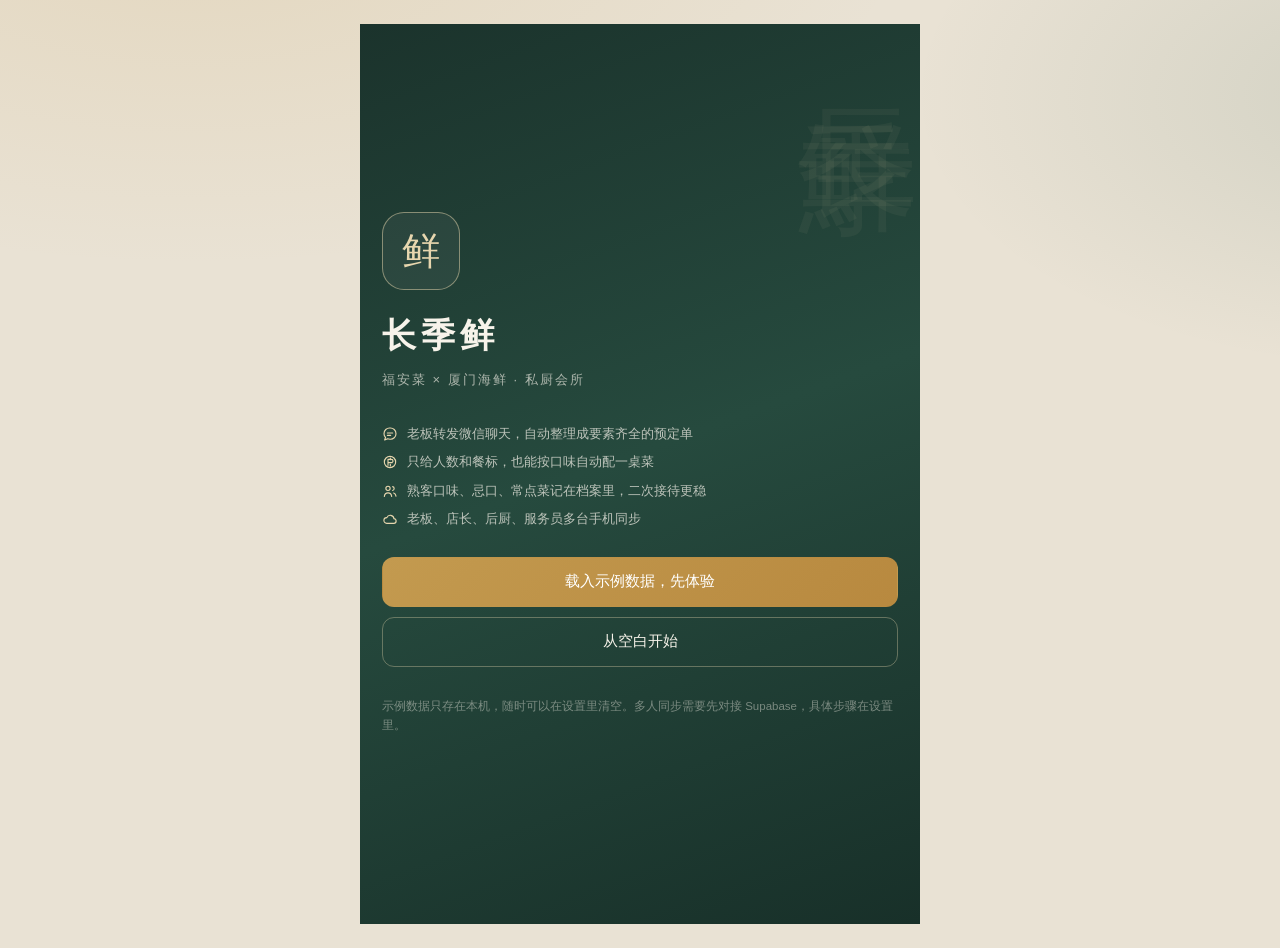
<file: index.html>
<!doctype html>
<html lang="zh-CN">
<head>
  <meta charset="utf-8">
  <meta name="viewport" content="width=device-width, initial-scale=1, viewport-fit=cover">
  <meta name="theme-color" content="#1f3a32">
  <meta name="description" content="长季鲜私厨会所 · 预定、时令菜、熟客档案、备货与接待看板">
  <meta name="apple-mobile-web-app-capable" content="yes">
  <meta name="apple-mobile-web-app-status-bar-style" content="black-translucent">
  <meta name="apple-mobile-web-app-title" content="长季鲜">
  <title>长季鲜 · 私厨会所</title>
  <link rel="manifest" href="manifest.webmanifest">
  <link rel="icon" href="icons/icon-192.png" sizes="192x192">
  <link rel="apple-touch-icon" href="icons/apple-touch-icon.png">
  <link rel="stylesheet" href="styles.css?v=1.9.2">
</head>
<body>
  <div id="app"></div>
  <div id="modalRoot"></div>
  <div class="toast-wrap" id="toastWrap"></div>
  <noscript><div style="padding:40px;text-align:center;font-family:sans-serif">请打开浏览器的 JavaScript 后再使用。</div></noscript>
  <script src="qrcode.min.js?v=1.9.2"></script>
  <script src="data.js?v=1.9.2"></script>
  <script src="sync.js?v=1.9.2"></script>
  <script src="app.js?v=1.9.2"></script>
</body>
</html>
</file>
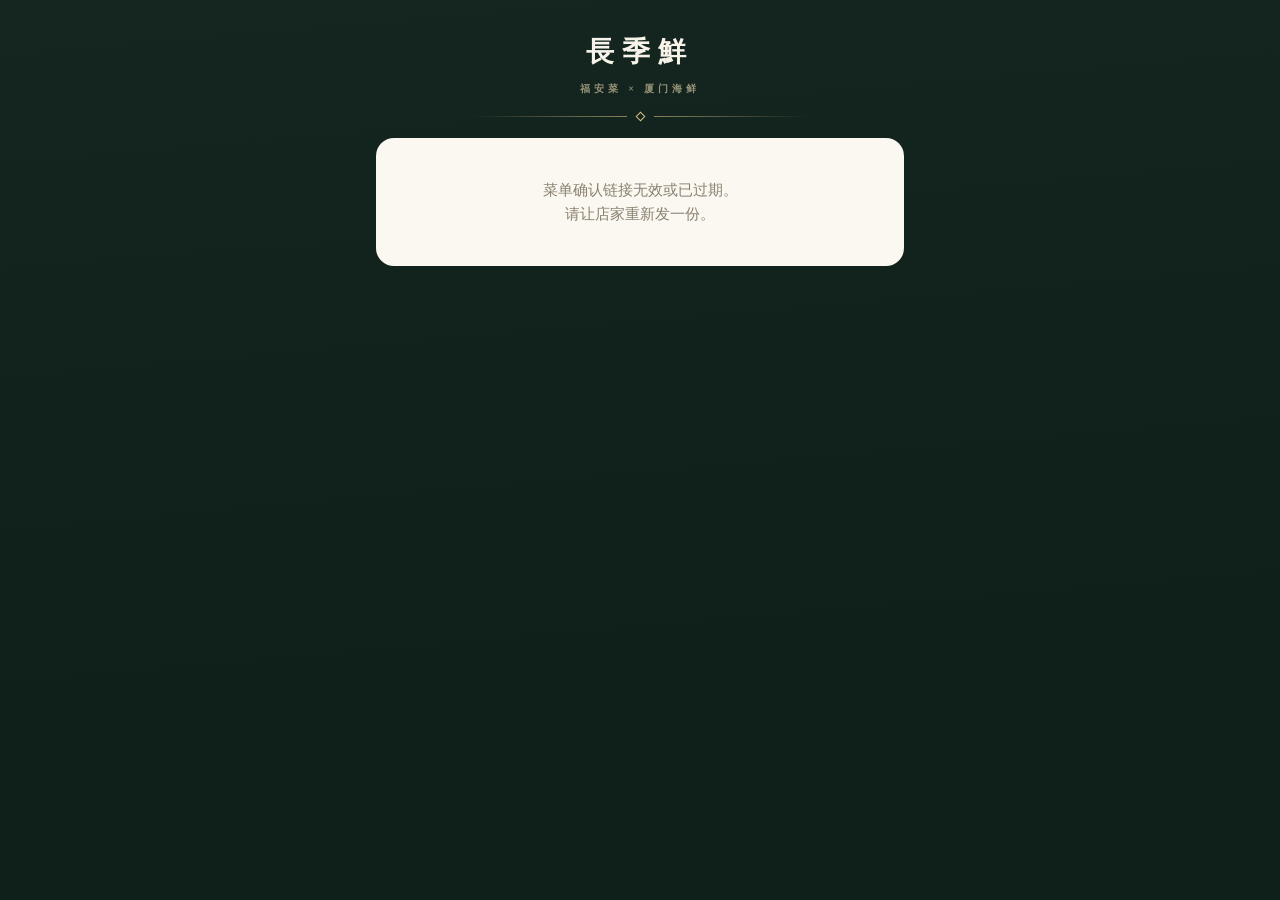
<file: confirm.html>
<!doctype html>
<html lang="zh-CN">
<head>
<meta charset="utf-8">
<meta name="viewport" content="width=device-width, initial-scale=1, viewport-fit=cover">
<meta name="theme-color" content="#14261f">
<meta name="description" content="长季鲜私房菜单席确认：查看为您安排的菜单，一键确认或提出调整。">
<meta property="og:title" content="长季鲜 · 菜单确认">
<meta property="og:description" content="为您安排的菜单，请过目确认。">
<meta property="og:type" content="website">
<title>长季鲜 · 菜单确认</title>
<style>
  :root { --ink:#1f3a32; --ink2:#2e5a4b; --gold:#b8893f; --gold2:#d9bd85; --cream:#f7f3ea; --paper:#fbf8f1; --line:#e7ddca; --muted:#8a8070; --red:#a63f36; --amber:#a9721c; --green:#2e6e4e; }
  * { box-sizing:border-box; -webkit-tap-highlight-color:transparent; }
  html,body { margin:0; padding:0; }
  body { font-family:-apple-system,BlinkMacSystemFont,"PingFang SC","Microsoft YaHei","Segoe UI",sans-serif; background:linear-gradient(175deg,#14261f,#0f1f1a 75%); color:#2b2a26; font-size:15px; line-height:1.6; min-height:100vh; }
  .page { max-width:560px; margin:0 auto; padding:30px 16px 54px; }
  .brand { text-align:center; color:var(--cream); font-family:"Songti SC","STSong","SimSun",serif; font-size:28px; letter-spacing:8px; font-weight:600; }
  .brand small { display:block; font-size:10px; letter-spacing:4px; color:rgba(231,214,174,.62); margin-top:6px; font-family:inherit; }
  .ornament { display:flex; align-items:center; gap:10px; margin:16px auto 0; width:64%; color:var(--gold2); }
  .ornament::before,.ornament::after { content:""; flex:1; height:1px; background:linear-gradient(90deg,transparent,rgba(217,189,133,.6)); }
  .ornament::after { background:linear-gradient(90deg,rgba(217,189,133,.6),transparent); }
  .ornament i { width:7px; height:7px; border:1px solid var(--gold2); transform:rotate(45deg); font-style:normal; flex:none; }
  .card-main { margin-top:20px; background:linear-gradient(170deg,#16302a,#1f3d33 55%,#132720); border-radius:24px; overflow:hidden; box-shadow:0 28px 80px rgba(5,14,11,.5); border:1px solid rgba(217,189,133,.35); }
  .chead { padding:32px 22px 10px; text-align:center; color:var(--cream); }
  .chead .kicker { font-size:10.5px; letter-spacing:5px; color:var(--gold2); }
  .chead .to { margin-top:20px; font-size:11px; letter-spacing:3px; color:var(--gold2); }
  .chead .host { font-family:"Songti SC","STSong","SimSun",serif; font-size:20px; letter-spacing:1px; margin-top:6px; color:#fbf8f1; }
  .chead h1 { font-family:"Songti SC","STSong","SimSun",serif; font-size:34px; letter-spacing:6px; margin:16px 0 8px; font-weight:600; color:#f2e6c9; }
  .chead .courtesy { font-family:"Songti SC","STSong","SimSun",serif; font-size:13.5px; letter-spacing:2px; color:var(--gold2); }
  .chead .when { font-family:"Songti SC","STSong","SimSun",serif; font-size:21px; margin-top:20px; color:#fbf8f1; font-weight:600; }
  .chead .seat { font-family:"Songti SC","STSong","SimSun",serif; font-size:12.5px; color:rgba(247,243,234,.78); margin-top:6px; letter-spacing:1px; }
  .cbody { padding:22px 20px 26px; background:var(--paper); }
  .sec-title { text-align:center; font-size:11px; letter-spacing:4px; color:var(--gold); margin:16px 0 10px; display:flex; align-items:center; gap:10px; }
  .sec-title::before,.sec-title::after { content:""; flex:1; height:1px; background:linear-gradient(90deg,transparent,rgba(184,137,63,.4)); }
  .sec-title::after { background:linear-gradient(90deg,rgba(184,137,63,.4),transparent); }
  .menu-list { background:#fffdf9; border:1px solid var(--line); border-radius:14px; overflow:hidden; }
  .menu-list .row { display:flex; justify-content:space-between; align-items:baseline; gap:10px; padding:10px 14px; border-bottom:1px dashed #efe7d6; }
  .menu-list .row:last-child { border-bottom:none; }
  .menu-list .nm { font-family:"Songti SC","STSong","SimSun",serif; font-size:15px; color:var(--ink); }
  .menu-list .nm .idx { color:var(--gold); font-size:12px; margin-right:6px; }
  .menu-list .st { font-size:10px; color:var(--amber); border:1px solid rgba(169,114,28,.4); border-radius:10px; padding:0 7px; margin-left:6px; white-space:nowrap; }
  .menu-list .pr { font-size:13px; color:var(--gold); white-space:nowrap; }
  .sumline { display:flex; justify-content:space-between; align-items:baseline; gap:4px 12px; flex-wrap:wrap; margin-top:12px; padding:0 2px; }
  .sumline b { font-family:"Songti SC","STSong","SimSun",serif; font-size:18px; color:var(--ink); white-space:nowrap; }
  .sumline span { font-size:11.5px; color:var(--muted); white-space:nowrap; margin-left:auto; }
  .note { background:#fbf0dc; color:var(--amber); border-radius:10px; padding:9px 11px; font-size:12.5px; margin-top:14px; line-height:1.55; }
  .diet { background:#eef5f0; color:var(--green); border-radius:10px; padding:9px 11px; font-size:12.5px; margin-top:10px; line-height:1.55; }
  /* 操作区 */
  .act { margin-top:18px; background:#fffdf9; border:1px solid var(--line); border-radius:16px; padding:16px 15px 14px; }
  .act .q { text-align:center; font-family:"Songti SC","STSong","SimSun",serif; font-size:15px; color:var(--ink); margin-bottom:12px; }
  .btns { display:grid; grid-template-columns:1fr 1fr; gap:10px; }
  .btns button { min-height:48px; border-radius:12px; font-size:14.5px; font-weight:600; font-family:inherit; cursor:pointer; border:none; }
  .btns .ok { background:linear-gradient(135deg,#2e5a4b,#1f3a32); color:#f2e6c9; box-shadow:0 8px 18px rgba(31,58,50,.3); }
  .btns .adj { background:transparent; border:1.5px solid rgba(184,137,63,.55) !important; color:var(--gold); }
  .btns button:active { filter:brightness(.95); }
  .adjust-box { margin-top:12px; }
  .adjust-box textarea { width:100%; min-height:86px; border:1.5px solid var(--line); border-radius:12px; padding:10px 12px; font-family:inherit; font-size:14px; color:#2b2a26; background:#fffdf9; resize:vertical; }
  .chips { display:flex; flex-wrap:wrap; gap:7px; margin:10px 0 4px; }
  .chips button { border:1px solid var(--line); background:#fdfbf6; color:#6d6352; border-radius:16px; padding:5px 12px; font-size:12px; font-family:inherit; cursor:pointer; }
  .chips button.on { border-color:var(--gold); color:var(--gold); background:rgba(184,137,63,.08); }
  .copybtn { width:100%; margin-top:12px; min-height:46px; border-radius:12px; border:none; background:linear-gradient(135deg,#c39a4f,#b8893f); color:#fff; font-size:14px; font-weight:600; font-family:inherit; cursor:pointer; box-shadow:0 6px 16px rgba(184,137,63,.28); }
  .done { margin-top:18px; background:linear-gradient(145deg,#2c5345,#1f3d33); border:1.5px solid rgba(217,189,133,.7); border-radius:16px; padding:18px 15px 15px; text-align:center; }
  .done .tick { width:52px; height:52px; margin:0 auto 8px; border-radius:50%; background:rgba(217,189,133,.16); border:1.5px solid var(--gold2); color:var(--gold2); font-size:26px; display:flex; align-items:center; justify-content:center; }
  .done b { font-family:"Songti SC","STSong","SimSun",serif; color:#f2e6c9; font-size:18px; letter-spacing:3px; display:block; }
  .done .cc { margin-top:8px; font-size:12px; color:var(--gold2); letter-spacing:1px; }
  .done .okmsg { margin-top:12px; font-size:13px; color:#f2e6c9; line-height:1.75; }
  .done .reply { margin-top:10px; background:rgba(0,0,0,.25); border-radius:10px; padding:10px 11px; font-size:12px; color:rgba(247,243,234,.92); text-align:left; line-height:1.7; white-space:pre-wrap; word-break:break-all; }
  .done .copybtn { margin-top:12px; }
  /* v1.9.0：确认后不再有「复制回复发回店里」，主操作只有查看邀请函 */
  .done #btnReplyCopy { background:rgba(217,189,133,.16); color:#f2e6c9; border:1.5px solid rgba(217,189,133,.55); box-shadow:none; font-weight:500; display:none; }
  .done #linkInvite { font-size:15px; letter-spacing:.5px; }
  .hint2 { font-size:10.5px; color:var(--muted); margin-top:10px; text-align:center; line-height:1.7; }
  .contact { margin-top:16px; background:#fffdf9; border:1px solid var(--line); border-radius:16px; padding:13px 15px; font-size:12.5px; color:#6d6352; line-height:1.9; }
  .contact a { color:var(--ink); font-weight:600; text-decoration:none; }
  .foot { text-align:center; color:rgba(247,243,234,.55); font-size:11.5px; line-height:1.9; margin-top:22px; }
  .foot b { color:var(--gold2); font-weight:500; }
  .empty { background:var(--paper); border-radius:18px; padding:40px 22px; text-align:center; color:var(--muted); margin-top:18px; }
  .preview-banner { position:relative; z-index:2; text-align:center; background:#8a6a2c; color:#fff7e6; font-size:11.5px; letter-spacing:1px; padding:7px 10px; }
</style>
</head>
<body>
<div id="previewBanner" class="preview-banner" style="display:none">预 览 模 式 · 这是客户看到的页面，点「确认」不会通知店家</div>
<div class="page">
  <div class="brand">長季鮮<small id="brandSub">福安菜 × 厦门海鲜</small></div>
  <div class="ornament"><i></i></div>
  <div id="app"></div>
  <div class="foot" id="foot"></div>
</div>
<script>
(function(){
  'use strict';
  const $=s=>document.querySelector(s);
  const esc=s=>String(s==null?'':s).replace(/&/g,'&amp;').replace(/</g,'&lt;').replace(/>/g,'&gt;').replace(/"/g,'&quot;');
  function b64d(str){ let s=String(str||'').replace(/-/g,'+').replace(/_/g,'/'); while(s.length%4) s+='='; const bin=atob(s); const bytes=Uint8Array.from(bin,c=>c.charCodeAt(0)); return new TextDecoder().decode(bytes); }
  function readPayload(){ const q=new URLSearchParams(location.search).get('d'); const m=String(location.hash||'').match(/d=([^&]+)/); const raw=q||(m&&m[1]); if(!raw) return null; try{ return JSON.parse(b64d(raw)); }catch(e){ return null; } }
  function fmtDate(s){ if(!s) return ''; const p=String(s).split('-').map(Number); const d=new Date(p[0],(p[1]||1)-1,p[2]||1); return (d.getMonth()+1)+'月'+d.getDate()+'日 周'+('日一二三四五六'[d.getDay()]); }
  const money=(n)=>'¥ '+(Number(n)||0).toLocaleString('zh-CN');
  // 店家点「预览客户将看到的确认页」时带 preview=1：只展示，不写回执、不改订单
  const isPreview=new URLSearchParams(location.search).get('preview')==='1';
  const P=readPayload();
  if(isPreview){ const b=$('#previewBanner'); if(b) b.style.display='block'; }
  if(!P||!P.o){ $('#app').innerHTML='<div class="empty">菜单确认链接无效或已过期。<br>请让店家重新发一份。</div>'; return; }
  const shop=P.s||{}, o=P.o||{}, menu=P.m||[];
  // 客户点「确认」后当场拼邀请函链接（与 app.js invitePayload v4 同结构），确认即出函
  function b64e(str){ const bytes=new TextEncoder().encode(str); let bin=''; bytes.forEach(b=>{ bin+=String.fromCharCode(b); }); return btoa(bin).replace(/\+/g,'-').replace(/\//g,'_').replace(/=+$/,''); }
  function inviteLink(){
    const iv={ v:4, t:'invite',
      s:{ n:shop.n, c:shop.c, h:shop.h, p:shop.p, a:shop.a, g:shop.g||'', ad:shop.ad||'', m:shop.m||null },
      // 对外邀请函不携带当日菜单与菜价：只带招牌菜名与备注
      c:(P.c||[]).map(x=>({ n:x.n, no:x.no||'' })),
      o:{ d:o.d, t:o.t, r:o.r, h:o.h, s:o.ps, c:o.oc||'', sp:o.sp||'' } };
    // 带上 sharecode（托管站点的访问凭证），客户点开后邀请函才不会被 403
    const keep=new URLSearchParams();
    const sc=new URLSearchParams(location.search).get('sharecode');
    if(sc) keep.set('sharecode',sc);
    const dir=location.pathname.replace(/[^/]*$/,'');
    const base=(location.origin&&location.origin!=='null')?(location.origin+dir):dir;
    return base+'invite.html?d='+b64e(JSON.stringify(iv))+(sc?('&'+keep.toString()):'');
  }
  const total=menu.reduce((s,x)=>s+(Number(x.p)||0),0);
  const per=o.ps?Math.round(total/(Number(o.ps)||1)):0;
  const budgetTotal=o.b?(o.bm==='person'?(Number(o.b)||0)*(Number(o.ps)||0):(Number(o.b)||0)):0;
  $('#brandSub').textContent=shop.c||'福安菜 × 厦门海鲜';

  // 回复话术：确认码 + 订单号，店里一眼能对上哪一单
  function replyText(kind, extra){
    const L=[];
    L.push(kind==='ok'?('菜单已确认 · '+o.code):('菜单想调整 · '+o.code));
    L.push('确认码 '+P.cc);
    L.push((shop.n||'长季鲜')+' · '+fmtDate(o.d)+' '+(o.t||'')+' · '+(o.r||'包厢')+' · '+(o.ps||'')+' 位');
    if(kind==='ok'){
      L.push('菜单 '+menu.length+' 道'+(total?(' · 合计 '+money(total)+(per?(' · 人均 '+money(per)):'')):''));
      L.push('菜品没问题，就按这个来，谢谢！');
    }else{
      L.push('想调整的地方：'+(extra||'见下方备注'));
      L.push('麻烦帮我看一下，谢谢！');
    }
    return L.join('\n');
  }
  async function copy(text,btn,okLabel){
    try{
      if(navigator.clipboard&&window.isSecureContext){ await navigator.clipboard.writeText(text); }
      else{ const ta=document.createElement('textarea'); ta.value=text; ta.style.cssText='position:fixed;opacity:0'; document.body.appendChild(ta); ta.select(); document.execCommand('copy'); ta.remove(); }
      if(btn){ const old=btn.textContent; btn.textContent=okLabel||'已复制'; setTimeout(()=>btn.textContent=old,1500); }
    }catch(e){ alert('复制失败，请长按文字手动复制'); }
  }
  // v1.9.0：客户点确认后自动写一条回执到店里（匿名 insert，仅提交了订单号与确认码，不含客人隐私）
  // 店里定时同步会读到它并自动把订单标为「客户已确认」，老板和店长同时看到，无需客户再复制回复发回来
  function submitConfirm(){
    if(isPreview) return Promise.resolve(false); // 预览模式绝不写回执
    const sy=P.sy;
    if(!sy||!sy.u||!sy.k) return Promise.resolve(false);
    const row={
      id:'MC-'+String(o.id||'')+'-'+String(P.cc||''),
      order_id:o.id||'', invite_code:P.cc||'', guest_name:o.h||'主客', phone:'',
      attend:true, dietary:[], party_size:Number(o.ps)||1,
      submitted_at:new Date().toISOString(), source:'menu_confirm'
    };
    return fetch(String(sy.u).replace(/\/+$/,'')+'/rest/v1/cjx_rsvps',{
      method:'POST',
      headers:{ 'apikey':sy.k, 'Authorization':'Bearer '+sy.k, 'Content-Type':'application/json', 'Prefer':'return=minimal' },
      body:JSON.stringify(row)
    }).then(function(r){ return r.ok||r.status===409; }).catch(function(){ return false; });
  }

  const pre=menu.filter(x=>x.s==='preorder');
  const diet=(o.di||[]).filter(x=>x&&x!=='无忌口');
  const html='<div class="card-main"><div class="chead">'+
    '<div class="kicker">MENU CONFIRMATION</div>'+
    '<div class="to">谨 呈</div>'+
    '<div class="host">'+esc(o.h||'贵客')+' 台鉴</div>'+
    '<h1>菜 单 确 认</h1>'+
    '<div class="courtesy">敬备菲酌 · 恭候台光</div>'+
    '<div class="when">谨订于 '+esc(fmtDate(o.d))+' '+esc(o.t||'')+'</div>'+
    '<div class="seat">席设 '+esc(o.r||'私厨包厢')+' · '+(o.ps||'')+' 位'+(o.oc?' · '+esc(o.oc):'')+'</div>'+
    '</div><div class="cbody">'+
    '<div class="sec-title">为 您 安 排 的 菜 单</div>'+
    '<div class="menu-list">'+
      menu.map((x,i)=>'<div class="row"><span class="nm"><span class="idx">'+String(i+1).padStart(2,'0')+'</span>'+esc(x.n)+(x.s==='preorder'?'<span class="st">需提前'+(x.l||1)+'天</span>':'')+'</span><span class="pr">'+(Number(x.p)?money(x.p):'')+'</span></div>').join('')+
    '</div>'+
    '<div class="sumline"><b>共 '+menu.length+' 道 · 合计 '+money(total)+'</b><span>'+(per?('人均 '+money(per)):'')+(budgetTotal?(' · 餐标 '+money(budgetTotal)):'')+'</span></div>'+
    (pre.length?'<div class="note">带「需提前」的菜要早做备料，确认后店里就安排采购，如需调整请尽快告知。</div>':'')+
    (diet.length?'<div class="diet">已为您避开忌口：'+esc(diet.join('、'))+'</div>':'')+
    (o.sp?'<div class="note">特殊安排：'+esc(o.sp)+'</div>':'')+
    '<div class="act" id="actBox">'+
      '<div class="q">菜单您看可以吗？</div>'+
      '<div class="btns"><button class="ok" id="btnOk">菜单没问题 · 确认</button><button class="adj" id="btnAdj">想调整一下</button></div>'+
      '<div class="adjust-box" id="adjBox" style="display:none">'+
        '<div class="chips" id="adjChips">'+['想换一道菜','想加一道菜','有忌口要补充','日期时间要改','其他'].map(t=>'<button data-t="'+t+'">'+t+'</button>').join('')+'</div>'+
        '<textarea id="adjText" placeholder="比如：清蒸石斑换成辣炒口味、加一份佛跳墙、孩子不吃辣……"></textarea>'+
        '<button class="copybtn" id="btnAdjCopy">复制反馈 · 发回给店里</button>'+
      '</div>'+
      '<div class="hint2">点「确认」即完成，店家会自动收到，<b>不用再复制回复发回来</b>；确认后可直接看邀请函。</div>'+
    '</div>'+
    '<div class="done" id="doneBox" style="display:none">'+
      '<div class="tick">✓</div><b id="doneTitle">已 确 认</b>'+
      '<div class="cc" id="doneCc">订单 '+esc(o.code||'')+'</div>'+
      '<div class="okmsg" id="okMsg">已确认。</div>'+
      '<div class="reply" id="replyText" style="display:none"></div>'+
      '<button class="copybtn" id="btnReplyCopy">复制反馈</button>'+
      '<a class="copybtn" id="linkInvite" href="#" style="display:block;text-align:center;line-height:46px;text-decoration:none;margin-top:10px">查看邀请函 · 可转发给同席亲友</a>'+
      '<div class="hint2" style="color:rgba(231,214,174,.6)">邀请函已生成，点上面按钮打开，转发给同席的亲友即可。</div>'+
    '</div>'+
    '<div class="contact">'+
      (shop.p?('订座 / 改菜专线：<a href="tel:'+esc(shop.p)+'">'+esc(shop.p)+'</a><br>'):'')+
      (shop.a?('门店地址：'+esc(shop.a)+'<br>'):'')+
      '菜单以到店当日时令为准，偶有微调会提前和您打招呼。'+
    '</div>'+
    '</div></div>';
  $('#app').innerHTML=html;
  $('#foot').innerHTML='<b>'+esc(shop.n||'长季鲜')+' · 敬约</b>'+(shop.a?('<br>'+esc(shop.a)):'')+(shop.p?('<br>订座 <a style="color:var(--gold2)" href="tel:'+esc(shop.p)+'">'+esc(shop.p)+'</a>'):'');

  let finalText='';
  $('#linkInvite').setAttribute('href', inviteLink());
  $('#btnOk').addEventListener('click',()=>{
    // v1.9.0：确认即完成，不再生成「复制回复发回店里」
    $('#actBox').style.display='none';
    $('#doneTitle').textContent='已 确 认';
    $('#doneCc').textContent='订单 '+String(o.code||'');
    $('#replyText').style.display='none';
    $('#btnReplyCopy').style.display='none';
    $('#linkInvite').style.display='block';
    $('#linkInvite').setAttribute('href', inviteLink());
    $('#okMsg').textContent=isPreview?'预览模式：这里不会通知店家，也不会改动订单。':((P.sy&&P.sy.u)?'正在通知店家…':'已确认，无需再回复；店家会在系统里为您登记。');
    $('#doneBox').style.display='block';
    $('#doneBox').scrollIntoView({behavior:'smooth',block:'center'});
    if(!isPreview) submitConfirm().then(function(ok){
      $('#okMsg').textContent=ok
        ?'✓ 已通知店家，老板和店长都能看到，无需再回复。'
        :((P.sy&&P.sy.u)?'已确认；通知暂未送达，微信里跟店家说一声「可以」即可。':'已确认，无需再回复；店家会在系统里为您登记。');
    });
  });
  $('#btnAdj').addEventListener('click',()=>{
    const box=$('#adjBox');
    box.style.display=box.style.display==='none'?'block':'none';
  });
  $('#adjChips').addEventListener('click',(e)=>{
    const b=e.target.closest('button'); if(!b) return;
    b.classList.toggle('on');
    const ta=$('#adjText');
    if(b.classList.contains('on') && !ta.value.includes(b.dataset.t)){ ta.value=(ta.value?ta.value+'；':'')+b.dataset.t+'：'; }
  });
  $('#btnAdjCopy').addEventListener('click',(e)=>{
    const txt=$('#adjText').value.trim();
    if(!txt){ alert('先写一点想调整的内容，或点上面的快捷标签'); return; }
    finalText=replyText('adj',txt);
    copy(finalText,e.target,'已复制 · 发给店家吧');
    $('#actBox').style.display='none';
    $('#doneTitle').textContent='反 馈 已 备 好';
    $('#doneCc').textContent='订单 '+String(o.code||'');
    $('#okMsg').textContent='您的意见已写好，复制后微信发给店家，店家会按这个调整菜单。';
    $('#replyText').textContent=finalText;
    $('#replyText').style.display='block';
    $('#btnReplyCopy').style.display='block';
    $('#linkInvite').style.display='none';
    $('#doneBox').style.display='block';
  });
  $('#btnReplyCopy').addEventListener('click',(e)=>copy(finalText||$('#replyText').textContent,e.target,'已复制 · 发给店家吧'));
})();
</script>
</body>
</html>
</file>
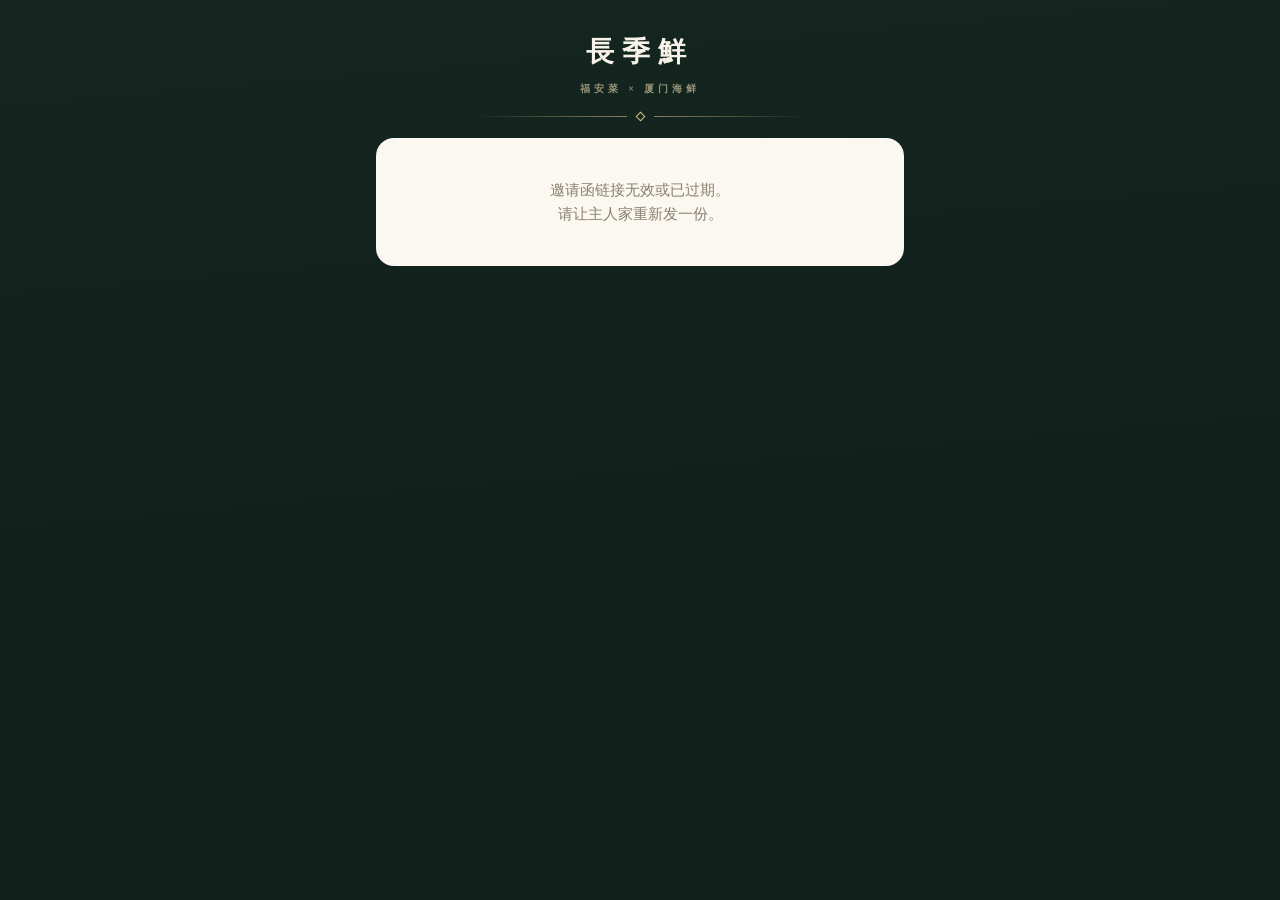
<file: invite.html>
<!doctype html>
<html lang="zh-CN">
<head>
<meta charset="utf-8">
<meta name="viewport" content="width=device-width, initial-scale=1, viewport-fit=cover">
<meta name="theme-color" content="#14261f">
<meta name="description" content="长季鲜私房菜邀请函：谨订信息、招牌菜与环境展示，一键导航到店。">
<meta property="og:title" content="长季鲜 · 邀请函">
<meta property="og:description" content="诚邀您共赴私宴，恭候台光。">
<meta property="og:type" content="website">
<title>长季鲜 · 邀请函</title>
<style>
  :root { --ink:#1f3a32; --ink2:#2e5a4b; --gold:#b8893f; --gold2:#d9bd85; --cream:#f7f3ea; --paper:#fbf8f1; --line:#e7ddca; --muted:#8a8070; --red:#a63f36; --amber:#a9721c; }
  * { box-sizing:border-box; -webkit-tap-highlight-color:transparent; }
  html,body { margin:0; padding:0; }
  body { font-family:-apple-system,BlinkMacSystemFont,"PingFang SC","Microsoft YaHei","Segoe UI",sans-serif; background:linear-gradient(175deg,#14261f,#0f1f1a 75%); color:#2b2a26; font-size:15px; line-height:1.6; min-height:100vh; }
  .page { max-width:560px; margin:0 auto; padding:30px 16px 54px; }
  .brand { text-align:center; color:var(--cream); font-family:"Songti SC","STSong","SimSun",serif; font-size:28px; letter-spacing:8px; font-weight:600; }
  .brand small { display:block; font-size:10px; letter-spacing:4px; color:rgba(231,214,174,.62); margin-top:6px; font-family:inherit; }
  .ornament { display:flex; align-items:center; gap:10px; margin:16px auto 0; width:64%; color:var(--gold2); }
  .ornament::before,.ornament::after { content:""; flex:1; height:1px; background:linear-gradient(90deg,transparent,rgba(217,189,133,.6)); }
  .ornament::after { background:linear-gradient(90deg,rgba(217,189,133,.6),transparent); }
  .ornament i { width:7px; height:7px; border:1px solid var(--gold2); transform:rotate(45deg); font-style:normal; flex:none; }
  .invite { margin-top:20px; background:linear-gradient(170deg,#16302a,#1f3d33 55%,#132720); border-radius:24px; overflow:hidden; box-shadow:0 28px 80px rgba(5,14,11,.5); border:1px solid rgba(217,189,133,.35); }
  .invite-head { padding:34px 22px 8px; text-align:center; color:var(--cream); }
  .invite-head .kicker { font-size:10.5px; letter-spacing:5px; color:var(--gold2); }
  .invite-head .to { margin-top:22px; font-size:11px; letter-spacing:3px; color:var(--gold2); }
  .invite-head .host { font-family:"Songti SC","STSong","SimSun",serif; font-size:20px; letter-spacing:1px; margin-top:6px; color:#fbf8f1; }
  .invite-head h1 { font-family:"Songti SC","STSong","SimSun",serif; font-size:36px; letter-spacing:6px; margin:18px 0 8px; font-weight:600; color:#f2e6c9; }
  .invite-head .courtesy { font-family:"Songti SC","STSong","SimSun",serif; font-size:13.5px; letter-spacing:2px; color:var(--gold2); }
  .invite-head .when { font-family:"Songti SC","STSong","SimSun",serif; font-size:23px; margin-top:22px; color:#fbf8f1; font-weight:600; }
  .invite-head .seat { font-family:"Songti SC","STSong","SimSun",serif; font-size:12.5px; color:rgba(247,243,234,.78); margin-top:6px; letter-spacing:1px; }
  .invite-head .head-orn { display:flex; align-items:center; gap:10px; margin:26px auto 0; width:70%; }
  .invite-head .head-orn::before,.invite-head .head-orn::after { content:""; flex:1; height:1px; background:linear-gradient(90deg,transparent,rgba(217,189,133,.45)); }
  .invite-head .head-orn::after { background:linear-gradient(90deg,rgba(217,189,133,.45),transparent); }
  .invite-head .head-orn i { width:6px; height:6px; border:1px solid var(--gold2); transform:rotate(45deg); font-style:normal; flex:none; }
  .invite-body { padding:24px 20px 26px; background:var(--paper); }
  .signboard { margin:0 2px 18px; background:linear-gradient(145deg,#1b332c,#2c5345 65%,#37624f); border:1.5px solid rgba(217,189,133,.85); border-radius:14px; padding:13px 16px 12px; text-align:center; }
  .signboard b { display:block; font-family:"Songti SC","STSong","SimSun",serif; font-size:20px; letter-spacing:4px; color:#f2e6c9; }
  .signboard span { display:block; font-size:11px; color:rgba(231,214,174,.82); margin-top:4px; letter-spacing:1px; }
  .signboard i { display:block; font-style:normal; font-size:9px; color:rgba(231,214,174,.45); margin-top:6px; letter-spacing:1.5px; }
  .sec-title { text-align:center; font-size:11px; letter-spacing:4px; color:var(--gold); margin:20px 0 10px; display:flex; align-items:center; gap:10px; }
  .sec-title::before,.sec-title::after { content:""; flex:1; height:1px; background:linear-gradient(90deg,transparent,rgba(184,137,63,.4)); }
  .sec-title::after { background:linear-gradient(90deg,rgba(184,137,63,.4),transparent); }
  /* 对外邀请函不展示当日菜单，.dishes/.dish 样式已移除 */
  .note { background:#fbf0dc; color:var(--amber); border-radius:10px; padding:9px 11px; font-size:12.5px; margin-top:14px; line-height:1.55; }
  /* 菜品展示：两列大图 */
  .dish-gallery { display:grid; grid-template-columns:1fr 1fr; gap:12px; }
  .dish-gallery .card { background:#fffdf9; border:1px solid var(--line); border-radius:14px; overflow:hidden; box-shadow:0 6px 18px rgba(47,39,24,.06); }
  .dish-gallery .pic { position:relative; height:150px; background:linear-gradient(145deg,#2c5345,#162d27); display:flex; align-items:center; justify-content:center; }
  .dish-gallery .pic::after { content:"鲜"; font-family:"Songti SC","STSong","SimSun",serif; font-size:42px; color:rgba(231,214,174,.28); }
  .dish-gallery .pic img { position:absolute; inset:0; width:100%; height:100%; object-fit:cover; }
  .dish-gallery .cap { padding:9px 11px 11px; text-align:center; }
  .dish-gallery .cap b { font-family:"Songti SC","STSong","SimSun",serif; font-size:14.5px; color:var(--ink); display:block; line-height:1.35; }
  .dish-gallery .cap span { display:inline-block; margin-top:4px; font-size:11px; color:var(--gold); border:1px solid rgba(184,137,63,.35); border-radius:20px; padding:1px 10px; background:rgba(184,137,63,.06); }
  /* 环境展示：一宽两半 */
  .env { display:grid; gap:10px; }
  .env .pic { position:relative; border-radius:14px; overflow:hidden; background:linear-gradient(145deg,#2c5345,#162d27); display:flex; align-items:center; justify-content:center; border:1px solid var(--line); }
  .env .pic::before { content:"鲜"; font-family:"Songti SC","STSong","SimSun",serif; font-size:34px; color:rgba(231,214,174,.25); }
  .env .pic img { position:absolute; inset:0; width:100%; height:100%; object-fit:cover; }
  .env .pic span { position:absolute; left:0; right:0; bottom:0; padding:26px 0 9px; text-align:center; font-size:11px; letter-spacing:2px; color:#f2e6c9; background:linear-gradient(180deg,transparent,rgba(10,22,18,.78)); font-family:"Songti SC","STSong","SimSun",serif; }
  .env .wide { height:170px; }
  .env .row { display:grid; grid-template-columns:1fr 1fr; gap:10px; }
  .env .half { height:120px; }
  /* 服务经理 */
  .manager { display:flex; align-items:center; gap:12px; background:#fffdf9; border:1px solid var(--line); border-radius:14px; padding:13px 14px; }
  .manager .avatar { width:56px; height:56px; border-radius:50%; background:linear-gradient(145deg,#2c5345,#162d27); color:#e7d6ae; font-family:"Songti SC","STSong","SimSun",serif; font-size:24px; display:flex; align-items:center; justify-content:center; flex:none; position:relative; overflow:hidden; border:1.5px solid rgba(217,189,133,.55); }
  .manager .avatar img { position:absolute; inset:0; width:100%; height:100%; object-fit:cover; }
  .manager .info { flex:1; min-width:0; }
  .manager .info i { display:block; font-style:normal; font-size:9px; letter-spacing:1.4px; color:var(--gold); }
  .manager .info b { font-family:"Songti SC","STSong","SimSun",serif; font-size:16.5px; color:var(--ink); }
  .manager .info span { display:block; font-size:10.5px; color:var(--muted); margin-top:3px; white-space:nowrap; overflow:hidden; text-overflow:ellipsis; }
  .manager a.call { flex:none; display:inline-flex; align-items:center; justify-content:center; min-height:40px; padding:0 16px; border-radius:20px; background:var(--ink); color:var(--cream); text-decoration:none; font-size:13px; }
  /* 地址 + 双地图导航 */
  .locate { background:#fffdf9; border:1px solid var(--line); border-radius:16px; padding:15px 15px 13px; }
  .locate .addr { font-size:13px; color:#4f4a40; line-height:1.7; font-family:"Songti SC","STSong","SimSun",serif; }
  .locate .navs { display:grid; grid-template-columns:1fr 1fr; gap:9px; margin-top:12px; }
  .locate a.nav { display:flex; align-items:center; justify-content:center; gap:6px; min-height:46px; border-radius:12px; background:linear-gradient(135deg,#c39a4f,#b8893f); color:#fff; text-decoration:none; font-size:14px; font-weight:600; box-shadow:0 6px 16px rgba(184,137,63,.28); }
  .locate a.nav:active { filter:brightness(.95); }
  .locate a.nav.ghost { background:transparent; border:1.5px solid rgba(184,137,63,.5); color:var(--gold); box-shadow:none; }
  .locate .navs a.nav:nth-child(3) { grid-column:1 / -1; }
  .locate .hint2 { font-size:10.5px; color:var(--muted); margin-top:9px; text-align:center; }
  .locate button.copy { width:100%; margin-top:9px; min-height:38px; border-radius:11px; border:1px dashed #d9cdb6; background:#fdfbf6; color:#6d6352; font-size:12.5px; font-family:inherit; }
  .foot { text-align:center; color:rgba(247,243,234,.55); font-size:11.5px; line-height:1.9; margin-top:22px; }
  .foot b { color:var(--gold2); font-weight:500; }
  .foot a { color:var(--gold2); text-decoration:none; }
  .empty { background:var(--paper); border-radius:18px; padding:40px 22px; text-align:center; color:var(--muted); margin-top:18px; }
</style>
</head>
<body>
<div class="page">
  <div class="brand">長季鮮<small id="brandSub">福安菜 × 厦门海鲜</small></div>
  <div class="ornament"><i></i></div>
  <div id="app"></div>
  <div class="foot" id="foot"></div>
</div>
<script>
(function(){
  'use strict';
  const $=s=>document.querySelector(s);
  const esc=s=>String(s==null?'':s).replace(/&/g,'&amp;').replace(/</g,'&lt;').replace(/>/g,'&gt;').replace(/"/g,'&quot;');
  function b64d(str){ let s=String(str||'').replace(/-/g,'+').replace(/_/g,'/'); while(s.length%4) s+='='; const bin=atob(s); const bytes=Uint8Array.from(bin,c=>c.charCodeAt(0)); return new TextDecoder().decode(bytes); }
  function readPayload(){ const q=new URLSearchParams(location.search).get('d'); const m=String(location.hash||'').match(/d=([^&]+)/); const raw=q||(m&&m[1]); if(!raw) return null; try{ return JSON.parse(b64d(raw)); }catch(e){ return null; } }
  function fmtDate(s){ if(!s) return ''; const p=String(s).split('-').map(Number); const d=new Date(p[0],(p[1]||1)-1,p[2]||1); return (d.getMonth()+1)+'月'+d.getDate()+'日 周'+('日一二三四五六'[d.getDay()]); }
  // v4 短字段 → 统一结构；v2/v3 旧链接兼容
  function norm(P){
    if(!P) return null;
    if(P.v>=4 && P.s){
      return {
        shop:{ name:P.s.n, cuisine:P.s.c, hours:P.s.h, phone:P.s.p, address:P.s.a, slogan:P.s.g, adText:P.s.ad,
          manager:P.s.m ? { name:P.s.m.n, phone:P.s.m.p, title:P.s.m.t } : null },
        // 只取菜名与备注：对外邀请函不展示菜价，旧链接即使还带 pr 也不再解析
        classic:(P.c||[]).map(x=>({name:x.n,note:x.no})),
        order:{ date:P.o.d, time:P.o.t, room:P.o.r, host:P.o.h, partySize:P.o.s, occasion:P.o.c, special:P.o.sp, dishes:P.o.ds||[] } // dishes 仅兼容旧链接，页面不再展示
      };
    }
    return { shop:P.shop||{}, classic:P.classic||[], order:P.order||{} };
  }
  // 从详细地址提取建筑名（与 data.js shortPlace 一致），地图搜索命中率更高
  function shortPlace(addr){
    const rest=String(addr||'').replace(/^[^省市自治区]{0,10}(省|自治区)/,'').replace(/^[^市]{0,10}市/,'')
      .replace(/^[^区县]{0,10}(区|县)/,'').replace(/^[^镇街]{0,10}(镇|街道)/,'').replace(/[（(，,].*$/,'').trim();
    const m=rest.slice(0,16).match(/^(.{2,12}?(?:大厦|广场|中心|商城|建材城|城|楼|苑|里|花园|酒店))/);
    return m?m[1]:rest.slice(0,8);
  }
  // 三地图导航：腾讯（微信内体验最佳，不会被拦）+ 高德 + 百度，装了哪个点哪个
  function navUrls(shop){
    const kw=((shop.name||'')+' '+(shop.address||'')).trim();
    if(!kw) return null;
    const city=((shop.address||'').match(/([一-龥]{2,6}市)/)||[])[1]||'厦门市';
    const kwShort=((shop.name||'')+' '+(shortPlace(shop.address)||'')).trim();
    return {
      qq:'https://apis.map.qq.com/uri/v1/search?keyword='+encodeURIComponent(kwShort||kw)+'&region='+encodeURIComponent(city)+'&referer=cjx',
      amap:'https://uri.amap.com/search?keyword='+encodeURIComponent(kw)+'&callnative=1&src=changjixian',
      baidu:'https://api.map.baidu.com/geocoder?address='+encodeURIComponent(shop.address||shop.name||'')+'&output=html&src=changjixian'
    };
  }
  async function copy(text,btn,okLabel){
    try{
      if(navigator.clipboard&&window.isSecureContext){ await navigator.clipboard.writeText(text); }
      else{ const ta=document.createElement('textarea'); ta.value=text; ta.style.cssText='position:fixed;opacity:0'; document.body.appendChild(ta); ta.select(); document.execCommand('copy'); ta.remove(); }
      if(btn){ const old=btn.textContent; btn.textContent=okLabel||'已复制'; setTimeout(()=>btn.textContent=old,1500); }
    }catch(e){ alert('复制失败，请长按地址手动复制'); }
  }
  const P=norm(readPayload());

  function render(){
    if(!P||!P.order){ $('#app').innerHTML='<div class="empty">邀请函链接无效或已过期。<br>请让主人家重新发一份。</div>'; return; }
    const shop=P.shop||{}; const o=P.order||{}; const mgr=shop.manager||{};
    // 对外邀请函只展示招牌菜：不展示当日菜单、不显示任何菜价
    const classic=(P.classic||[]).filter(x=>x&&x.name);
    const dishPic=(name)=>'photos/dish-'+encodeURIComponent(name)+'.jpg';
    const imgTag=(src)=>'<img src="'+esc(src)+'" alt="" loading="lazy" onerror="this.remove()">';
    const nav=navUrls(shop);
    const html='<div class="invite">'+
      '<div class="invite-head"><div class="kicker">INVITATION</div>'+
      '<div class="to">谨 呈</div>'+
      '<div class="host">'+esc(o.host||'贵客')+' 及同席亲友 台鉴</div>'+
      '<h1>诚 邀 赴 宴</h1>'+
      '<div class="courtesy">敬备菲酌 · 恭候台光</div>'+
      '<div class="when">谨订于 '+esc(fmtDate(o.date))+' '+esc(o.time||'')+'</div>'+
      '<div class="seat">席设 '+esc(o.room||'私厨包厢')+' · '+(o.partySize||'')+' 位'+(o.occasion?' · '+esc(o.occasion):'')+'</div>'+
      '<div class="head-orn"><i></i></div></div>'+
      '<div class="invite-body">'+
      '<div class="signboard"><b>'+esc(shop.name||'长季鲜')+'</b><span>'+esc(shop.slogan||'时令海鲜 · 私厨家宴')+(shop.adText?' · '+esc(shop.adText):'')+'</span><i>店 招 广 告 位</i></div>'+
      (o.special?'<div class="note">'+esc(o.special)+'</div>':'')+
      (classic.length?'<div class="sec-title">菜 品 展 示</div><div class="dish-gallery">'+classic.slice(0,6).map(x=>'<div class="card"><div class="pic">'+imgTag(dishPic(x.name))+'</div><div class="cap"><b>'+esc(x.name)+'</b><span>'+esc(String(x.note||'招牌必点').slice(0,12))+'</span></div></div>').join('')+'</div>':'')+
      '<div class="sec-title">环 境 展 示</div><div class="env">'+
        '<div class="pic wide">'+imgTag('photos/env-1.jpg')+'<span>大 厅 环 境</span></div>'+
        '<div class="row"><div class="pic half">'+imgTag('photos/env-2.jpg')+'<span>VIP 包厢</span></div>'+
        '<div class="pic half">'+imgTag('photos/env-3.jpg')+'<span>茶歇卡座</span></div></div></div>'+
      ((mgr.name||mgr.phone)?'<div class="sec-title">专 属 服 务 经 理</div><div class="manager"><div class="avatar">'+imgTag('photos/manager.jpg')+esc((mgr.name||shop.name||'鲜').slice(0,1))+'</div><div class="info"><i>PRIVATE MANAGER</i><b>'+esc(mgr.name||shop.name||'长季鲜')+'</b><span>'+esc(mgr.title||'包厢服务经理')+(mgr.phone?(' · '+esc(mgr.phone)):'')+'</span></div>'+(mgr.phone?'<a class="call" href="tel:'+esc(mgr.phone)+'">电话联系</a>':'')+'</div>':'')+
      ((shop.address||nav)?'<div class="sec-title">地 址 与 导 航</div><div class="locate"><div class="addr">'+esc(shop.address||'')+'</div>'+
        (nav?'<div class="navs"><a class="nav" href="'+esc(nav.qq)+'" target="_blank" rel="noopener">腾讯地图 · 一键导航</a>'+
        '<a class="nav ghost" href="'+esc(nav.amap)+'" target="_blank" rel="noopener">高德地图 · 一键导航</a>'+
        '<a class="nav ghost" href="'+esc(nav.baidu)+'" target="_blank" rel="noopener">百度地图 · 一键导航</a></div>':'')+
        (shop.address?'<button class="copy" id="copyAddr">复制地址（发给司机 / 打车用）</button>':'')+
        '<div class="hint2">微信里点「腾讯地图」直接导航不跳转；装了高德 / 百度地图也可以一键到店。</div></div>':'')+
      '</div></div>';
    const foot='<div class="foot"><b>'+esc(shop.name||'长季鲜')+' · 敬约</b>'+(shop.address?'<br>'+esc(shop.address):'')+(shop.hours?'<br>'+esc(shop.hours):'')+(shop.phone?'<br>订座 <a href="tel:'+esc(shop.phone)+'">'+esc(shop.phone)+'</a>':'')+'</div>';
    $('#app').innerHTML=html;
    $('#foot').innerHTML=foot;
    $('#brandSub').textContent=(shop.cuisine||'福安菜 × 厦门海鲜');
    const ca=$('#copyAddr');
    if(ca) ca.addEventListener('click',()=>copy(shop.address||'',ca,'地址已复制，去微信粘贴吧'));
  }
  render();
})();
</script>
</body>
</html>
</file>
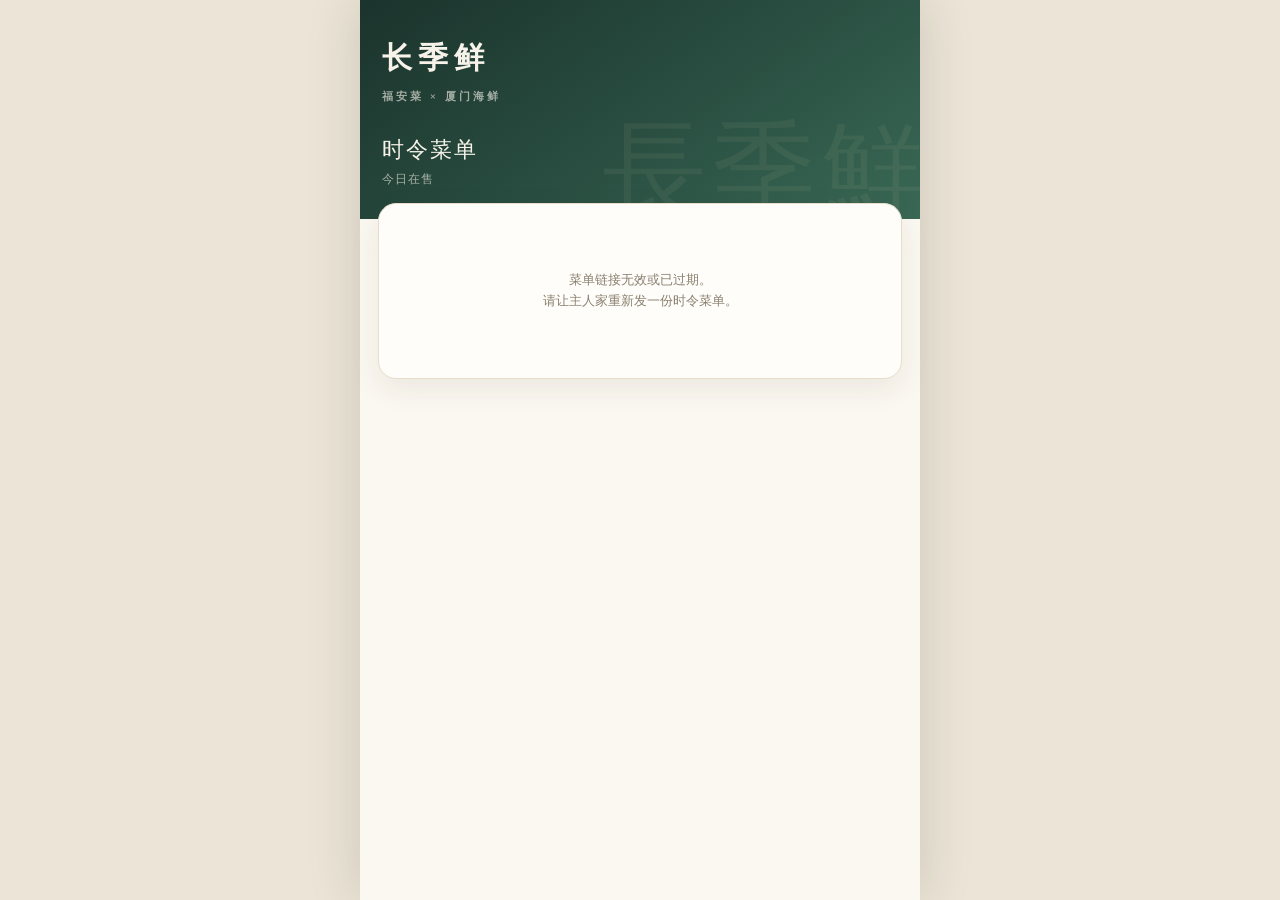
<file: menu.html>
<!doctype html>
<html lang="zh-CN">
<head>
<meta charset="utf-8">
<meta name="viewport" content="width=device-width, initial-scale=1, viewport-fit=cover">
<meta name="theme-color" content="#1f3a32">
<meta name="description" content="长季鲜私房菜时令菜单：在售、需提前预订和本季下市菜品。">
<meta property="og:title" content="长季鲜 · 时令菜单">
<meta property="og:description" content="福安菜 × 厦门海鲜时令菜单。">
<meta property="og:type" content="website">
<title>长季鲜 · 时令菜单</title>
<style>
  :root { --ink:#1f3a32; --ink2:#2e5a4b; --gold:#b8893f; --gold2:#d9bd85; --cream:#f7f3ea; --paper:#fbf8f1; --line:#e7ddca; --muted:#8a8070; --red:#a63f36; --amber:#a9721c; }
  * { box-sizing:border-box; -webkit-tap-highlight-color:transparent; }
  html,body { margin:0; padding:0; }
  body { font-family:-apple-system,BlinkMacSystemFont,"PingFang SC","Microsoft YaHei","Segoe UI",sans-serif; background:#ece5d7; color:#2b2a26; font-size:15px; line-height:1.6; }
  .page { max-width:560px; margin:0 auto; min-height:100vh; background:var(--paper); box-shadow:0 0 50px rgba(40,32,18,.16); padding-bottom:40px; }
  .top { background:linear-gradient(145deg,#1b332c,#2c5345 62%,#3a6855); color:var(--cream); padding:34px 22px 30px; position:relative; overflow:hidden; }
  .top::before { content:"長季鮮"; position:absolute; right:-12px; bottom:-34px; font-family:"Songti SC","STSong","SimSun",serif; font-size:104px; letter-spacing:6px; color:rgba(231,214,174,.07); white-space:nowrap; }
  .brand { font-family:"Songti SC","STSong","SimSun",serif; font-size:30px; letter-spacing:6px; font-weight:600; }
  .brand small { max-width:100%; }
  .brand small { display:block; font-family:inherit; font-size:11px; letter-spacing:3px; opacity:.62; margin-top:6px; }
  .title { font-family:"Songti SC","STSong","SimSun",serif; font-size:22px; margin:26px 0 3px; letter-spacing:2px; position:relative; }
  .sub { font-size:12px; color:rgba(247,243,234,.62); letter-spacing:1px; position:relative; }
  .wrap { padding:0 18px; margin-top:-16px; position:relative; }
  .card { background:#fffdf9; border:1px solid var(--line); border-radius:18px; box-shadow:0 10px 30px rgba(47,39,24,.08); padding:16px; }
  .notice { font-size:12px; color:var(--muted); line-height:1.6; }
  .tabs { display:flex; gap:5px; background:#efe9dd; border-radius:12px; padding:4px; margin:14px 0 16px; }
  .tabs button { flex:1; border:0; background:transparent; border-radius:9px; min-height:36px; font-size:13px; color:var(--muted); font-family:inherit; }
  .tabs button.on { background:#fffdf9; color:var(--ink); font-weight:600; box-shadow:0 2px 8px rgba(47,39,24,.07); }
  .cat { margin-top:22px; }
  .cat h3 { font-family:"Songti SC","STSong","SimSun",serif; font-size:17px; letter-spacing:2px; margin:0 2px 8px; color:var(--ink); display:flex; align-items:center; gap:8px; }
  .cat h3::after { content:""; flex:1; height:1px; background:linear-gradient(90deg,var(--line),transparent); }
  .dish { display:flex; align-items:flex-start; gap:12px; padding:12px 13px; border-bottom:1px solid #f0eadf; background:#fffdf9; }
  .dish:last-child { border-bottom:0; }
  .dish .info { flex:1; min-width:0; }
  .dish .name { font-size:15.5px; font-weight:500; color:#2b2a26; }
  .dish .meta { font-size:11.5px; color:var(--muted); margin-top:2px; line-height:1.5; }
  .dish .price { font-family:"Songti SC","STSong","SimSun",serif; font-size:16px; color:var(--ink2); white-space:nowrap; padding-top:1px; }
  .tag { display:inline-block; font-size:10.5px; border-radius:6px; padding:1px 6px; margin-left:6px; vertical-align:1px; background:#f3eee3; color:#7a705e; }
  .tag.pre { background:#fbf0dc; color:var(--amber); }
  .tag.on { background:#e6f0ea; color:#2d6a52; }
  .empty { text-align:center; color:var(--muted); padding:50px 20px; font-size:13px; }
  .foot { text-align:center; margin-top:28px; padding:0 20px; color:var(--muted); font-size:12px; line-height:1.8; }
  .foot b { color:var(--ink2); font-weight:500; }
  .live { display:flex; align-items:center; justify-content:center; gap:5px; font-size:11px; color:var(--muted); margin-top:12px; }
  .dot { width:6px; height:6px; border-radius:50%; background:#b9b1a2; }
  .dot.on { background:#3c8a67; }
  .sticky { position:sticky; top:0; z-index:3; background:rgba(251,248,241,.96); backdrop-filter:blur(10px); }
  @media (max-width:360px){ .brand{font-size:26px} .dish .price{font-size:15px} }
</style>
</head>
<body>
<div class="page" id="page">
  <div class="top" id="top">
    <div class="brand" id="brand">长季鲜<small id="cuisine">福安菜 × 厦门海鲜</small></div>
    <div class="title">时令菜单</div>
    <div class="sub" id="updated">今日在售</div>
  </div>
  <div class="wrap"><div class="card" id="content"><div class="empty">正在读取菜单…</div></div></div>
  <div class="foot" id="foot"></div>
</div>
<script>
(function(){
  'use strict';
  const $=s=>document.querySelector(s);
  const esc=s=>String(s==null?'':s).replace(/&/g,'&amp;').replace(/</g,'&lt;').replace(/>/g,'&gt;').replace(/"/g,'&quot;');
  function b64d(str){ let s=String(str||'').replace(/-/g,'+').replace(/_/g,'/'); while(s.length%4) s+='='; const bin=atob(s); const bytes=Uint8Array.from(bin,c=>c.charCodeAt(0)); return new TextDecoder().decode(bytes); }
  function fmtDate(s){ if(!s) return ''; const d=new Date(s); if(isNaN(d)) return ''; return (d.getMonth()+1)+'月'+d.getDate()+'日 '+String(d.getHours()).padStart(2,'0')+':'+String(d.getMinutes()).padStart(2,'0'); }
  function readPayload(){ const q=new URLSearchParams(location.search).get('d'); const m=String(location.hash||'').match(/d=([^&]+)/); const raw=q||(m&&m[1]); if(!raw) return null; try{ return JSON.parse(b64d(raw)); }catch(e){ return null; } }
  function fromLocal(){ try{ const s=JSON.parse(localStorage.getItem('cjx_state_v1')||'null'); if(!s) return null; return { shop:{name:(s.settings||{}).shopName||'长季鲜',cuisine:(s.settings||{}).cuisine||'福安菜 × 厦门海鲜',hours:(s.settings||{}).businessHours||'',phone:(s.settings||{}).phone||''}, dishes:(s.dishes||[]).filter(d=>!d.deleted), updatedAt:s.meta&&s.meta.updatedAt, sync:null, fromLocal:true }; }catch(e){ return null; } }
  let P = readPayload() || fromLocal();
  let live = false;
  let tab = 'all';
  /* 兼容两种字段：旧版全名字段，新版短字段（n/c/p/s/l/e，链接更短） */
  function normalizeDish(d){ d=d||{}; return { name:d.name!=null?d.name:(d.n||''), category:d.category||d.c||'热菜', price:Number(d.price!=null?d.price:d.p)||0, status:d.status||d.s||'on', leadDays:Number(d.lead_days!=null?d.lead_days:(d.leadDays!=null?d.leadDays:(d.l||0)))||0, note:d.note||d.e||'' }; }
  function normalizeShop(s){ s=s||{}; return { name:s.name||s.n||'长季鲜', cuisine:s.cuisine||s.c||'', hours:s.hours||s.h||'', phone:s.phone||s.p||'' }; }
  function normalizePayload(p){ if(!p) return p; p.shop=normalizeShop(p.shop); p.dishes=(p.dishes||[]).map(normalizeDish); return p; }
  P = normalizePayload(P);
  async function loadLive(){
    if(!P || !P.sync || !P.sync.url || !P.sync.anonKey) return;
    const base=String(P.sync.url).replace(/\/+$/,'');
    const headers={ 'apikey':P.sync.anonKey, 'Authorization':'Bearer '+P.sync.anonKey };
    try{
      const [menuRes, shopRes] = await Promise.all([
        fetch(base+'/rest/v1/cjx_public_menu?select=*', {headers}),
        fetch(base+'/rest/v1/cjx_public_shop?select=*', {headers})
      ]);
      if(!menuRes.ok) return;
      const rows=await menuRes.json();
      if(!Array.isArray(rows) || !rows.length) return;
      const dishes=rows.map(normalizeDish).filter(d=>d.name && d.status!=='off');
      const shopRow = shopRes.ok ? (await shopRes.json())[0] : null;
      P = {
        shop: { name:(shopRow&&shopRow.shop_name)||P.shop.name, cuisine:(shopRow&&shopRow.cuisine)||P.shop.cuisine, hours:(shopRow&&shopRow.hours)||P.shop.hours, phone:(shopRow&&shopRow.phone)||P.shop.phone },
        dishes, updatedAt:(shopRow&&shopRow.updated_at)||new Date().toISOString(), sync:P.sync
      };
      live=true; render();
    }catch(e){
      if(!(P.dishes||[]).length) $('#content').innerHTML='<div class="empty">菜单读取失败，请检查网络或让主人家重新发一份时令菜单。</div>';
    }
  }
  function render(){
    if(!P){ $('#content').innerHTML='<div class="empty">菜单链接无效或已过期。<br>请让主人家重新发一份时令菜单。</div>'; return; }
    const shop=P.shop||{};
    document.title=(shop.name||'长季鲜')+' · 时令菜单';
    $('#brand').innerHTML=esc(shop.name||'长季鲜')+'<small>'+esc(shop.cuisine||'福安菜 × 厦门海鲜')+'</small>';
    $('#updated').textContent=live?'菜单已实时更新 · '+fmtDate(P.updatedAt):('菜单更新于 '+(fmtDate(P.updatedAt)||'今日'));
    if(!(P.dishes||[]).length && P.sync){ $('#content').innerHTML='<div class="empty">正在向门店读取最新菜单…</div>'; return; }
    if(!(P.dishes||[]).length){ $('#content').innerHTML='<div class="empty">菜单暂时为空，请稍后再看，或直接联系主人家。</div>'; return; }
    const all=(P.dishes||[]).filter(d=>d.status!=='off');
    const on=all.filter(d=>d.status!=='preorder');
    const pre=all.filter(d=>d.status==='preorder');
    const show = tab==='preorder' ? pre : (tab==='on' ? on : all);
    const cats=['冷菜','热菜','汤','主食','甜品'];
    let html='<div class="notice">今日时令菜如下。标「需提前预订」的菜需要提前备料，请订座时一起定下。</div>'+
      '<div class="tabs"><button class="'+(tab==='all'?'on':'')+'" data-t="all">全部 '+all.length+'</button><button class="'+(tab==='on'?'on':'')+'" data-t="on">在售 '+on.length+'</button><button class="'+(tab==='preorder'?'on':'')+'" data-t="preorder">需预订 '+pre.length+'</button></div>';
    if(!show.length) html+='<div class="empty">这个分类暂时没有菜品。</div>';
    cats.forEach(cat=>{
      const list=show.filter(d=>d.category===cat);
      if(!list.length) return;
      html+='<div class="cat"><h3>'+cat+'</h3><div class="card" style="padding:0;overflow:hidden">'+list.map(d=>{
        const pre=d.status==='preorder';
        return '<div class="dish"><div class="info"><div class="name">'+esc(d.name)+'<span class="tag '+(pre?'pre':'on')+'">'+(pre?'需提前'+(d.leadDays||1)+'天':'今日在售')+'</span></div>'+
          (d.note?'<div class="meta">'+esc(d.note)+'</div>':'')+'</div><div class="price">'+(d.price?('¥'+Number(d.price).toLocaleString('zh-CN')):'时价')+'</div></div>';
      }).join('')+'</div></div>';
    });
    if(P.dishes && P.dishes.some(d=>d.status==='off')){
      html+='<div class="cat"><h3>本季下市</h3><div class="notice" style="padding:0 4px">'+P.dishes.filter(d=>d.status==='off').map(d=>esc(d.name)).join('、')+'　—— 已过季，等下一季再见。</div></div>';
    }
    html+='<div class="live"><span class="dot '+(live?'on':'')+'"></span>'+(live?'已连接门店，菜单实时同步':'菜单为分享时快照，以到店为准')+'</div>';
    $('#content').innerHTML=html;
    $('#content').querySelectorAll('.tabs button').forEach(b=>b.addEventListener('click',()=>{ tab=b.dataset.t; render(); }));
    $('#foot').innerHTML='<b>'+esc(shop.name||'长季鲜')+'</b>'+(shop.hours?'<br>'+esc(shop.hours):'')+'<br>'+(shop.phone?'订座 '+esc(shop.phone)+'　':'')+'菜单随当日到货调整，以到店为准。';
  }
  render();
  loadLive();
})();
</script>
</body>
</html>
</file>
<file: styles.css>
/* 长季鲜 · 私厨会所 预约及客情维护系统 */
:root {
  --ink: #1f3a32;
  --ink-2: #2e5a4b;
  --ink-3: #47705f;
  --gold: #b8893f;
  --gold-2: #c9a45c;
  --gold-3: #e7d6ae;
  --cream: #f7f3ea;
  --paper: #faf7f1;
  --white: #fffdf9;
  --line: #e8dfcf;
  --line-2: #d9cdb6;
  --text: #2b2a26;
  --muted: #807767;
  --muted-2: #a89e8c;
  --red: #a63f36;
  --red-bg: #f8e9e6;
  --amber: #a9721c;
  --amber-bg: #fbf0dc;
  --green: #2d6a52;
  --green-bg: #e6f0ea;
  --blue: #2f5f86;
  --blue-bg: #e8eff5;
  --shadow: 0 10px 30px rgba(47, 39, 24, .08);
  --shadow-sm: 0 3px 10px rgba(47, 39, 24, .06);
  --r: 16px;
  --serif: "Songti SC", "STSong", "SimSun", "Noto Serif SC", "Times New Roman", serif;
  --sans: -apple-system, BlinkMacSystemFont, "PingFang SC", "Microsoft YaHei", "Segoe UI", sans-serif;
}

* { box-sizing: border-box; -webkit-tap-highlight-color: transparent; }
html, body { margin: 0; padding: 0; }
html { background: #e9e2d4; }
body {
  font-family: var(--sans);
  color: var(--text);
  background:
    radial-gradient(1200px 600px at 15% -10%, rgba(201, 164, 92, .18), transparent 60%),
    radial-gradient(900px 500px at 110% 10%, rgba(46, 90, 75, .12), transparent 55%),
    #e9e2d4;
  font-size: 15px;
  line-height: 1.55;
  -webkit-font-smoothing: antialiased;
}
button, input, select, textarea { font-family: inherit; font-size: inherit; color: inherit; }
button { cursor: pointer; border: none; background: none; }
a { color: var(--ink-2); }
.hidden { display: none !important; }
.serif { font-family: var(--serif); }
.muted { color: var(--muted); }
.small { font-size: 12.5px; }
.tiny { font-size: 11.5px; }
.gold { color: var(--gold); }
.red { color: var(--red); }
.center { text-align: center; }
.nowrap { white-space: nowrap; }
.grow { flex: 1; }
.row { display: flex; align-items: center; gap: 8px; }
.row-wrap { display: flex; align-items: center; gap: 8px; flex-wrap: wrap; }
.between { display: flex; align-items: center; justify-content: space-between; gap: 10px; }
.stack { display: flex; flex-direction: column; gap: 12px; }
.mt8 { margin-top: 8px; } .mt12 { margin-top: 12px; } .mt16 { margin-top: 16px; } .mt20 { margin-top: 20px; }
.mb8 { margin-bottom: 8px; } .mb12 { margin-bottom: 12px; }

/* 外壳 */
.shell {
  max-width: 560px;
  margin: 0 auto;
  min-height: 100vh;
  min-height: 100dvh;
  background: var(--paper);
  position: relative;
  padding-bottom: calc(84px + env(safe-area-inset-bottom));
  box-shadow: 0 0 60px rgba(40, 32, 18, .18);
}
@media (min-width: 600px) {
  body { padding: 24px 0; }
  .shell { min-height: calc(100vh - 48px); border-radius: 22px; overflow: hidden; }
}

/* 顶栏 */
.topbar {
  position: sticky;
  top: 0;
  z-index: 30;
  background: linear-gradient(135deg, #1b332c 0%, #264a3e 62%, #315c4c 100%);
  color: var(--cream);
  padding: calc(14px + env(safe-area-inset-top)) 18px 14px;
  display: flex;
  align-items: center;
  gap: 12px;
  box-shadow: 0 6px 20px rgba(27, 51, 44, .18);
}
.topbar::after {
  content: "";
  position: absolute;
  left: 0; right: 0; bottom: 0;
  height: 2px;
  background: linear-gradient(90deg, transparent, var(--gold-2), transparent);
  opacity: .75;
}
.tb-title { font-family: var(--serif); font-size: 19px; letter-spacing: 1px; line-height: 1.2; }
.tb-sub { font-size: 11px; opacity: .72; letter-spacing: .5px; margin-top: 2px; }
.tb-left { flex: 1; min-width: 0; }
.tb-actions { display: flex; align-items: center; gap: 8px; }
.role-chip {
  border: 1px solid rgba(231, 214, 174, .42);
  color: var(--gold-3);
  border-radius: 999px;
  padding: 5px 11px;
  font-size: 12px;
  letter-spacing: .5px;
  background: rgba(255, 255, 255, .05);
  white-space: nowrap;
}
.icon-btn {
  width: 38px; height: 38px; border-radius: 12px;
  display: inline-flex; align-items: center; justify-content: center;
  color: var(--cream);
  background: rgba(255, 255, 255, .08);
}
.icon-btn:active { background: rgba(255, 255, 255, .16); }
.back-btn { margin-left: -6px; }
.back-btn svg { width: 22px; height: 22px; }

/* 主区域 */
#view { padding: 16px 16px 8px; }
.view-head { display: flex; align-items: flex-end; justify-content: space-between; margin: 2px 2px 14px; gap: 10px; }
.view-title { font-family: var(--serif); font-size: 24px; letter-spacing: 1px; line-height: 1.2; }
.view-sub { font-size: 12.5px; color: var(--muted); margin-top: 4px; }
.section { margin-top: 20px; }
.sec-head { display: flex; align-items: center; justify-content: space-between; gap: 10px; margin: 0 2px 10px; }
.sec-title { font-family: var(--serif); font-size: 17px; letter-spacing: .5px; }
.sec-action { font-size: 12.5px; color: var(--gold); padding: 4px 2px; display: inline-flex; align-items: center; gap: 3px; white-space: nowrap; }
.sec-action svg { width: 13px; height: 13px; flex: none; }

/* 首页主视觉 */
.hero {
  position: relative;
  overflow: hidden;
  border-radius: 20px;
  padding: 18px 18px 16px;
  color: var(--cream);
  background: linear-gradient(140deg, #1d382f 0%, #2b5245 60%, #3b6a56 100%);
  box-shadow: var(--shadow);
}
.hero::before {
  content: "長季鮮";
  position: absolute;
  right: -6px; bottom: -26px;
  font-family: var(--serif);
  font-size: 96px;
  letter-spacing: 4px;
  color: rgba(231, 214, 174, .07);
  white-space: nowrap;
  pointer-events: none;
}
.hero-date { font-size: 12px; letter-spacing: 1px; color: var(--gold-3); }
.hero h2 { font-family: var(--serif); font-size: 24px; margin: 5px 0 2px; font-weight: 600; letter-spacing: 1px; }
.hero p { margin: 0; font-size: 12.5px; color: rgba(247, 243, 234, .7); }
.hero-stats { display: grid; grid-template-columns: repeat(3, 1fr); gap: 8px; margin-top: 16px; position: relative; }
.hstat {
  background: rgba(255, 255, 255, .075);
  border: 1px solid rgba(231, 214, 174, .16);
  border-radius: 13px;
  padding: 10px 8px 9px;
  text-align: center;
}
.hstat b { display: block; font-family: var(--serif); font-size: 23px; font-weight: 600; color: #fff; line-height: 1.15; }
.hstat span { font-size: 11px; color: rgba(247, 243, 234, .66); letter-spacing: .5px; }

/* 快捷入口 */
.quick-grid { display: grid; grid-template-columns: repeat(4, 1fr); gap: 8px; margin-top: 14px; }
.quick {
  background: var(--white);
  border: 1px solid var(--line);
  border-radius: 15px;
  padding: 12px 4px 10px;
  display: flex; flex-direction: column; align-items: center; gap: 6px;
  box-shadow: var(--shadow-sm);
  color: var(--ink);
  font-size: 12px;
  line-height: 1.2;
}
.quick:active { transform: translateY(1px); background: #f5efe4; }
.quick .q-ico {
  width: 36px; height: 36px; border-radius: 11px;
  display: inline-flex; align-items: center; justify-content: center;
  background: var(--green-bg); color: var(--ink-2);
}
.quick .q-ico.gold { background: var(--amber-bg); color: var(--amber); }
.quick .q-ico.red { background: var(--red-bg); color: var(--red); }
.quick .q-ico.blue { background: var(--blue-bg); color: var(--blue); }
.quick svg { width: 19px; height: 19px; }
.quick .q-num {
  position: absolute; margin: -34px 0 0 30px;
  min-width: 17px; height: 17px; padding: 0 4px;
  border-radius: 9px; background: var(--red); color: #fff;
  font-size: 10px; line-height: 17px; text-align: center;
}

/* 卡片 */
.card {
  background: var(--white);
  border: 1px solid var(--line);
  border-radius: var(--r);
  box-shadow: var(--shadow-sm);
}
.card.pad { padding: 14px; }
.card.flush { overflow: hidden; }
.hero + .section { margin-top: 18px; }

/* 订单卡 */
.order-card {
  position: relative;
  background: var(--white);
  border: 1px solid var(--line);
  border-radius: var(--r);
  padding: 13px 14px 12px;
  margin-bottom: 10px;
  box-shadow: var(--shadow-sm);
  cursor: pointer;
  overflow: hidden;
}
.order-card:active { background: #fbf6ec; }
.order-card::before {
  content: ""; position: absolute; left: 0; top: 0; bottom: 0; width: 3px;
  background: var(--line-2);
}
.order-card.st-pending::before { background: var(--amber); }
.order-card.st-confirmed::before { background: var(--blue); }
.order-card.st-notified::before { background: var(--green); }
.order-card.st-done::before { background: var(--muted-2); }
.order-card.st-cancelled::before { background: var(--red); }
.oc-top { display: flex; align-items: center; gap: 10px; }
.oc-time {
  font-family: var(--serif); font-size: 20px; line-height: 1;
  color: var(--ink); min-width: 52px; letter-spacing: .5px;
}
.oc-time small { display: block; font-family: var(--sans); font-size: 10.5px; color: var(--muted); letter-spacing: .3px; margin-top: 3px; }
.oc-main { flex: 1; min-width: 0; }
.oc-name { font-weight: 600; font-size: 15.5px; display: flex; align-items: center; gap: 6px; flex-wrap: wrap; }
.oc-meta { font-size: 12px; color: var(--muted); margin-top: 3px; display: flex; gap: 8px; flex-wrap: wrap; }
.oc-room {
  font-size: 11.5px; color: var(--ink-2); background: var(--green-bg);
  border-radius: 6px; padding: 1px 7px; white-space: nowrap;
}
.oc-notes { margin-top: 9px; display: flex; gap: 6px; flex-wrap: wrap; }
.status {
  display: inline-flex; align-items: center; gap: 4px;
  border-radius: 999px; padding: 2px 9px; font-size: 11px; font-weight: 500;
  white-space: nowrap;
}
.status.pending { background: var(--amber-bg); color: var(--amber); }
.status.confirmed { background: var(--blue-bg); color: var(--blue); }
.status.notified { background: var(--green-bg); color: var(--green); }
.status.done { background: #eeebe4; color: var(--muted); }
.status.cancelled { background: var(--red-bg); color: var(--red); }
.status.warn { background: var(--amber-bg); color: var(--amber); }
.status.info { background: var(--blue-bg); color: var(--blue); }

/* 标签 */
.chips { display: flex; flex-wrap: wrap; gap: 6px; }
.chip {
  display: inline-flex; align-items: center; gap: 4px;
  background: #f3eee3; color: #6d6352; border-radius: 7px;
  padding: 2px 7px; font-size: 11.5px; line-height: 1.5;
  border: 1px solid transparent;
}
.chip.red { background: var(--red-bg); color: var(--red); }
.chip.gold { background: var(--amber-bg); color: var(--amber); }
.chip.green { background: var(--green-bg); color: var(--green); }
.chip.blue { background: var(--blue-bg); color: var(--blue); }
.chip.outline { background: transparent; border-color: var(--line-2); color: var(--muted); }
.chip.lg { font-size: 13px; padding: 5px 10px; border-radius: 9px; }
.chip svg { width: 12px; height: 12px; }

/* 按钮 */
.btn {
  display: inline-flex; align-items: center; justify-content: center; gap: 6px;
  min-height: 44px; padding: 10px 16px;
  border-radius: 12px;
  font-size: 15px; font-weight: 500;
  background: #f0ebdf; color: var(--ink);
  border: 1px solid transparent;
  transition: transform .05s, background .15s;
  white-space: nowrap;
}
.btn svg { width: 18px; height: 18px; flex: none; }
.icon-btn svg { width: 20px; height: 20px; }
.tool svg, .lr-ico svg { flex: none; }
input[type="checkbox"] { accent-color: var(--ink-2); }
.btn:active { transform: translateY(1px); }
.btn.primary { background: var(--ink); color: var(--cream); }
.btn.primary:active { background: var(--ink-2); }
.btn.gold { background: linear-gradient(135deg, #c39a4f, #b8893f); color: #fff; }
.btn.ghost { background: transparent; border-color: var(--line-2); color: var(--ink-2); }
.btn.danger { background: var(--red-bg); color: var(--red); }
.btn.soft { background: #f3eee3; color: var(--ink-2); }
.btn.sm { min-height: 34px; padding: 6px 11px; font-size: 13px; border-radius: 9px; }
.btn.xs { min-height: 28px; padding: 3px 9px; font-size: 12px; border-radius: 8px; }
.btn.block { width: 100%; }
.btn:disabled { opacity: .45; pointer-events: none; }
.btn-row { display: flex; gap: 9px; flex-wrap: wrap; }
.btn-row > .btn { flex: 1; }

/* 分段 */
.seg {
  display: flex; gap: 4px; padding: 4px;
  background: #efe9dd; border-radius: 12px;
}
.seg button {
  flex: 1; min-height: 34px; border-radius: 9px;
  font-size: 13px; color: var(--muted);
}
.seg button.on { background: var(--white); color: var(--ink); box-shadow: var(--shadow-sm); font-weight: 600; }

/* 表单 */
.form-card { background: var(--white); border: 1px solid var(--line); border-radius: var(--r); padding: 15px; margin-bottom: 12px; box-shadow: var(--shadow-sm); }
.form-card > h3 {
  font-family: var(--serif); font-size: 15px; margin: 0 0 12px;
  display: flex; align-items: center; gap: 8px; letter-spacing: .5px;
}
.form-card > h3::before { content: ""; width: 3px; height: 15px; background: var(--gold-2); border-radius: 2px; }
.field { margin-bottom: 13px; }
.field:last-child { margin-bottom: 0; }
.field label { display: block; font-size: 12.5px; color: var(--muted); margin-bottom: 5px; letter-spacing: .3px; }
.field label b { color: var(--red); font-weight: 500; margin-left: 2px; }
.field input[type="text"], .field input[type="tel"], .field input[type="date"], .field input[type="time"], .field input[type="number"], .field input[type="password"], .field select, .field textarea {
  width: 100%;
  min-height: 46px;
  border: 1px solid var(--line-2);
  border-radius: 11px;
  background: #fdfbf6;
  padding: 10px 12px;
  font-size: 16px;
  outline: none;
  transition: border-color .15s, background .15s;
  -webkit-appearance: none;
  appearance: none;
}
.field textarea { min-height: 84px; resize: vertical; line-height: 1.55; }
.field input:focus, .field select:focus, .field textarea:focus { border-color: var(--gold-2); background: #fff; box-shadow: 0 0 0 3px rgba(201, 164, 92, .13); }
.field input::placeholder, .field textarea::placeholder { color: #b9b1a2; }
.field select { background-image: url("data:image/svg+xml,%3Csvg xmlns='http://www.w3.org/2000/svg' width='12' height='8'%3E%3Cpath d='M1 1l5 5 5-5' fill='none' stroke='%23807767' stroke-width='1.5' stroke-linecap='round'/%3E%3C/svg%3E"); background-repeat: no-repeat; background-position: right 13px center; padding-right: 34px; }
.field-row { display: grid; grid-template-columns: 1fr 1fr; gap: 10px; }
.field-row-3 { display: grid; grid-template-columns: 1.4fr 1fr 1fr; gap: 8px; }
.hint { font-size: 11.5px; color: var(--muted-2); margin-top: 5px; line-height: 1.45; }
.req-ok { color: var(--green); }
.req-miss { color: var(--amber); }

/* 选择块 */
.pick-grid { display: flex; flex-wrap: wrap; gap: 6px; }
.pick {
  border: 1px solid var(--line-2);
  background: #fdfbf6;
  color: #6d6352;
  border-radius: 9px;
  padding: 6px 10px;
  font-size: 13px;
  line-height: 1.35;
}
.pick.on { background: var(--ink); border-color: var(--ink); color: var(--cream); }
.pick.on.red { background: var(--red); border-color: var(--red); }
.pick.on.gold { background: var(--amber); border-color: var(--amber); }
.pick small { opacity: .65; font-size: 10.5px; margin-left: 3px; }
.pick:disabled { opacity: .42; text-decoration: line-through; }

.dish-group { margin-top: 11px; }
.dish-group:first-child { margin-top: 0; }
.dish-group h4 { margin: 0 0 6px; font-size: 12px; color: var(--muted); font-weight: 500; letter-spacing: .5px; }
.dish-opt { display: flex; flex-direction: column; align-items: flex-start; gap: 1px; min-width: 82px; }
.dish-opt .st { font-size: 10px; opacity: .7; }

/* 缺项提示 */
.missing-box {
  background: var(--amber-bg);
  border: 1px solid #efd9ae;
  border-radius: 12px;
  padding: 11px 13px;
  font-size: 12.5px;
  color: var(--amber);
  line-height: 1.6;
}
.missing-box b { font-weight: 600; }
.missing-box.ok { background: var(--green-bg); border-color: #c9dfd2; color: var(--green); }
.missing-box ul { margin: 5px 0 0; padding-left: 18px; }
.missing-box li { margin: 1px 0; }
.confirm-checks { display: flex; flex-wrap: wrap; gap: 6px; margin-top: 8px; }

/* 导入区 */
.import-box textarea {
  width: 100%; min-height: 110px; border: 1px dashed var(--line-2);
  background: #fdfbf6; border-radius: 11px; padding: 11px; font-size: 14px; line-height: 1.55; resize: vertical;
}
.import-box textarea:focus { outline: none; border-color: var(--gold-2); background: #fff; }
.parse-result {
  margin-top: 9px; background: var(--green-bg); border-radius: 10px;
  padding: 9px 11px; font-size: 12px; color: var(--green); line-height: 1.6;
}
.parse-result .warn { color: var(--amber); }

/* 详情 */
.detail-hero {
  background: linear-gradient(140deg, #1d382f, #315c4c);
  color: var(--cream);
  border-radius: 18px;
  padding: 17px;
  position: relative;
  overflow: hidden;
  box-shadow: var(--shadow);
}
.detail-hero::after { content: "宴"; position: absolute; right: 4px; bottom: -26px; font-family: var(--serif); font-size: 92px; color: rgba(231, 214, 174, .07); }
.dh-top { display: flex; align-items: center; justify-content: space-between; gap: 8px; }
.dh-code { font-size: 11px; letter-spacing: 1px; color: var(--gold-3); }
.dh-name { font-family: var(--serif); font-size: 25px; margin: 8px 0 2px; letter-spacing: 1px; }
.dh-meta { font-size: 13px; color: rgba(247, 243, 234, .78); display: flex; gap: 12px; flex-wrap: wrap; }
.dh-tags { margin-top: 11px; }
.detail-body { margin-top: 12px; }
.info-grid { display: grid; grid-template-columns: 1fr 1fr; gap: 0 14px; }
.info-row { display: flex; justify-content: space-between; gap: 10px; padding: 8px 0; border-bottom: 1px dashed var(--line); font-size: 13.5px; }
.info-row:last-child { border-bottom: none; }
.info-row .k { color: var(--muted); white-space: nowrap; }
.info-row .v { text-align: right; font-weight: 500; min-width: 0; overflow-wrap: anywhere; }
.info-row.full { grid-column: 1 / -1; }
.dish-list { display: flex; flex-direction: column; gap: 7px; }
.dish-line { display: flex; align-items: center; justify-content: space-between; gap: 10px; font-size: 13.5px; padding: 6px 0; border-bottom: 1px dashed var(--line); }
.dish-line:last-child { border-bottom: none; }
.dish-line .st { font-size: 11px; }
.dish-line .st.preorder { color: var(--amber); }
.dish-line .st.off { color: var(--red); }
.alert-line { display: flex; gap: 9px; padding: 10px 11px; border-radius: 11px; background: var(--red-bg); color: var(--red); font-size: 13px; line-height: 1.5; margin-top: 8px; }
.alert-line.gold { background: var(--amber-bg); color: var(--amber); }
.alert-line.green { background: var(--green-bg); color: var(--green); }
.alert-line svg { flex: none; margin-top: 2px; width: 16px; height: 16px; }

/* 熟客 */
.cust-card { display: flex; align-items: center; gap: 12px; padding: 13px 14px; border-bottom: 1px solid var(--line); background: var(--white); cursor: pointer; }
.cust-card:last-child { border-bottom: none; }
.cust-card:active { background: #fbf6ec; }
.avatar {
  width: 42px; height: 42px; border-radius: 50%;
  background: var(--green-bg); color: var(--ink-2);
  display: flex; align-items: center; justify-content: center;
  font-family: var(--serif); font-size: 18px; flex: none;
}
.avatar.gold { background: var(--amber-bg); color: var(--amber); }
.cust-main { flex: 1; min-width: 0; }
.cust-name { font-weight: 600; font-size: 15px; display: flex; align-items: center; gap: 6px; flex-wrap: wrap; }
.cust-sub { font-size: 12px; color: var(--muted); margin-top: 2px; overflow: hidden; text-overflow: ellipsis; white-space: nowrap; }
.cust-card .go { color: var(--muted-2); }

.profile-banner {
  background: linear-gradient(135deg, #f6efdf, #fbf7ef);
  border: 1px solid #eadfc8;
  border-radius: 13px;
  padding: 12px 13px;
  margin-bottom: 12px;
}
.profile-banner .pb-name { font-family: var(--serif); font-size: 17px; display: flex; gap: 7px; align-items: center; flex-wrap: wrap; }
.profile-banner .pb-meta { font-size: 12px; color: var(--muted); margin-top: 4px; line-height: 1.6; }
.profile-banner .pb-notes { font-size: 12.5px; color: var(--ink-2); margin-top: 6px; }

/* 日历 */
.cal-nav { display: flex; align-items: center; justify-content: space-between; gap: 8px; margin-bottom: 12px; }
.cal-date { font-family: var(--serif); font-size: 19px; }
.cal-date small { font-family: var(--sans); font-size: 11.5px; color: var(--muted); margin-left: 6px; }
.cal-grid { display: grid; grid-template-columns: 52px 1fr; gap: 8px; }
.cal-room-label { display: flex; flex-direction: column; justify-content: center; border-bottom: 1px dashed var(--line); padding: 10px 0; }
.cal-room-label b { font-family: var(--serif); font-size: 14px; font-weight: 500; }
.cal-room-label span { font-size: 10.5px; color: var(--muted-2); }
.cal-slot { border-bottom: 1px dashed var(--line); padding: 7px 0; display: flex; flex-direction: column; gap: 6px; min-height: 54px; justify-content: center; }
.cal-booking {
  background: var(--white); border: 1px solid var(--line);
  border-left: 3px solid var(--green);
  border-radius: 10px; padding: 7px 9px; cursor: pointer;
  box-shadow: var(--shadow-sm);
}
.cal-booking.pending { border-left-color: var(--amber); }
.cal-booking.confirmed { border-left-color: var(--blue); }
.cal-booking.cancelled { border-left-color: var(--red); opacity: .55; }
.cal-booking .cb-top { display: flex; align-items: center; justify-content: space-between; gap: 6px; }
.cal-booking .cb-time { font-family: var(--serif); font-size: 15px; }
.cal-booking .cb-name { font-size: 12.5px; color: var(--ink-2); }
.cal-booking .cb-sub { font-size: 11px; color: var(--muted); margin-top: 1px; }
.cal-free { font-size: 11.5px; color: var(--muted-2); text-align: center; padding: 5px; border: 1px dashed var(--line); border-radius: 8px; cursor: pointer; }
.cal-free:active { background: #f5efe4; }

/* 看板 */
.board-head { display: flex; align-items: center; justify-content: space-between; margin-bottom: 12px; gap: 8px; }
.board-card {
  background: var(--white); border: 1px solid var(--line); border-radius: 15px;
  padding: 13px 14px; margin-bottom: 10px; box-shadow: var(--shadow-sm);
  border-top: 3px solid var(--green);
}
.board-card.soon { border-top-color: var(--amber); }
.board-card.alert { border-top-color: var(--red); }
.bc-top { display: flex; align-items: center; gap: 10px; }
.bc-time { font-family: var(--serif); font-size: 23px; line-height: 1; color: var(--ink); min-width: 60px; }
.bc-time small { display: block; font-family: var(--sans); font-size: 10.5px; color: var(--muted); margin-top: 3px; }
.bc-title { font-size: 16px; font-weight: 600; }
.bc-sub { font-size: 12px; color: var(--muted); margin-top: 2px; }
.bc-alert {
  margin-top: 10px; background: var(--red-bg); color: var(--red);
  border-radius: 9px; padding: 8px 10px; font-size: 13px; line-height: 1.5; font-weight: 500;
}
.bc-special {
  margin-top: 8px; background: var(--amber-bg); color: var(--amber);
  border-radius: 9px; padding: 7px 10px; font-size: 12.5px; line-height: 1.5;
}
.board-card .chips { margin-top: 9px; }
.board-refresh { font-size: 11px; color: var(--muted-2); text-align: center; margin-top: 14px; }

/* 角色入口二维码 */
.qr-grid { display: grid; grid-template-columns: 1fr 1fr; gap: 10px; }
.qr-card { background: var(--white); border: 1px solid var(--line); border-radius: 14px; padding: 12px 8px 10px; text-align: center; box-shadow: var(--shadow-sm); }
.qr-box { width: 140px; height: 140px; margin: 0 auto; display: flex; align-items: center; justify-content: center; background: #fffdf9; }
.qr-box img, .qr-box canvas { width: 140px !important; height: 140px !important; display: block; }
.qr-card h4 { margin: 8px 0 1px; font-family: var(--serif); font-size: 16px; font-weight: 500; letter-spacing: 1px; }
.qr-card p { margin: 0; font-size: 11px; color: var(--muted); }
.qr-card .btn { margin-top: 8px; }
@media (max-width: 360px) { .qr-grid { gap: 7px; } .qr-card { padding: 9px 5px 8px; } .qr-box, .qr-box img, .qr-box canvas { width: 125px !important; height: 125px !important; } }

/* 开台准备 */
.svc-row {
  margin-top: 10px;
  padding: 9px 10px;
  background: #f7f3ea;
  border: 1px solid var(--line);
  border-radius: 11px;
}
.svc-row.compact { margin-top: 9px; }
.svc-head { display: flex; align-items: center; justify-content: space-between; font-size: 12px; color: var(--muted); letter-spacing: .3px; }
.svc-head b { font-weight: 600; color: var(--muted); font-size: 12px; }
.svc-head b.all { color: var(--green); }
.svc-items { display: flex; gap: 6px; flex-wrap: wrap; margin-top: 7px; }
.svc-btn {
  display: inline-flex; align-items: center; gap: 5px;
  border: 1px solid var(--line-2); background: #fffdf9; color: #6d6352;
  border-radius: 8px; padding: 5px 8px; font-size: 12px; line-height: 1.35;
  font-family: inherit;
}
.svc-btn.on { background: var(--green-bg); border-color: #b9d8c7; color: var(--green); font-weight: 500; }
.svc-btn .sc-box {
  width: 15px; height: 15px; border-radius: 4px; border: 1px solid var(--line-2);
  display: inline-flex; align-items: center; justify-content: center;
  font-size: 10px; line-height: 1; flex: none; color: transparent;
}
.svc-btn.on .sc-box { background: var(--green); border-color: var(--green); color: #fff; }
button.svc-btn:active { background: #eef3ee; }


/* 菜品 */
.dish-row { display: flex; align-items: center; gap: 10px; padding: 11px 13px; border-bottom: 1px solid var(--line); background: var(--white); }
.dish-row:last-child { border-bottom: none; }
.dish-row .d-main { flex: 1; min-width: 0; }
.dish-row .d-name { font-size: 14.5px; font-weight: 500; }
.dish-row .d-meta { font-size: 11.5px; color: var(--muted); margin-top: 2px; }
.dish-row.off .d-name { color: var(--muted-2); text-decoration: line-through; }
.ds-toggle { display: flex; gap: 3px; background: #f1ece1; border-radius: 8px; padding: 2px; }
.ds-toggle button { font-size: 11px; padding: 4px 7px; border-radius: 6px; color: var(--muted); white-space: nowrap; }
.ds-toggle button.on { background: var(--white); box-shadow: var(--shadow-sm); font-weight: 600; }
.ds-toggle button.on.on { color: var(--green); }
.ds-toggle button.on.pre { color: var(--amber); }
.ds-toggle button.on.off { color: var(--red); }

/* 列表行/工具 */
.list { background: var(--white); border: 1px solid var(--line); border-radius: var(--r); overflow: hidden; box-shadow: var(--shadow-sm); }
.list-row { display: flex; align-items: center; gap: 12px; padding: 13px 14px; border-bottom: 1px solid var(--line); background: transparent; width: 100%; text-align: left; }
.list-row:last-child { border-bottom: none; }
.list-row:active { background: #fbf6ec; }
.lr-ico { width: 34px; height: 34px; border-radius: 10px; background: var(--green-bg); color: var(--ink-2); display: flex; align-items: center; justify-content: center; flex: none; }
.lr-ico.gold { background: var(--amber-bg); color: var(--amber); }
.lr-ico.red { background: var(--red-bg); color: var(--red); }
.lr-ico.blue { background: var(--blue-bg); color: var(--blue); }
.lr-ico svg { width: 18px; height: 18px; }
.lr-main { flex: 1; min-width: 0; }
.lr-title { font-size: 14.5px; }
.lr-sub { font-size: 11.5px; color: var(--muted); margin-top: 1px; }
.lr-val { font-size: 12.5px; color: var(--muted); }
.lr-go { color: var(--muted-2); }

.tool-grid { display: grid; grid-template-columns: 1fr 1fr; gap: 10px; }
.tool {
  background: var(--white); border: 1px solid var(--line); border-radius: 15px;
  padding: 14px; box-shadow: var(--shadow-sm); text-align: left;
  display: flex; flex-direction: column; gap: 6px;
}
.tool:active { background: #fbf6ec; }
.tool .t-ico { width: 34px; height: 34px; border-radius: 10px; background: var(--green-bg); color: var(--ink-2); display: flex; align-items: center; justify-content: center; }
.tool .t-ico.gold { background: var(--amber-bg); color: var(--amber); }
.tool .t-ico.red { background: var(--red-bg); color: var(--red); }
.tool .t-ico.blue { background: var(--blue-bg); color: var(--blue); }
.tool .t-title { font-size: 14.5px; font-weight: 500; }
.tool .t-sub { font-size: 11.5px; color: var(--muted); line-height: 1.45; }

/* 空状态 */
.empty { text-align: center; padding: 34px 18px; color: var(--muted); }
.empty .e-ico { width: 58px; height: 58px; margin: 0 auto 10px; border-radius: 50%; background: #f0ebdf; display: flex; align-items: center; justify-content: center; color: var(--muted-2); }
.empty .e-ico svg { width: 26px; height: 26px; }
.empty b { display: block; color: var(--text); font-weight: 500; margin-bottom: 3px; }
.empty p { margin: 0; font-size: 12.5px; line-height: 1.6; }

/* 底栏 */
.tabbar {
  position: fixed; bottom: 0; left: 50%; transform: translateX(-50%);
  width: 100%; max-width: 560px; z-index: 40;
  background: rgba(255, 253, 249, .96);
  backdrop-filter: blur(14px);
  border-top: 1px solid var(--line);
  display: flex;
  padding: 7px 6px calc(7px + env(safe-area-inset-bottom));
  box-shadow: 0 -6px 24px rgba(40, 32, 18, .06);
}
@media (min-width: 600px) {
  .tabbar { border-radius: 0 0 22px 22px; }
}
.tab {
  flex: 1; display: flex; flex-direction: column; align-items: center; gap: 2px;
  padding: 5px 2px 3px; border-radius: 10px; color: var(--muted-2);
  font-size: 10.5px; letter-spacing: .2px; position: relative;
}
.tab svg { width: 21px; height: 21px; }
.tab.on { color: var(--ink); font-weight: 600; }
.tab.on svg { color: var(--ink-2); }
.tab .t-badge {
  position: absolute; top: 1px; margin-left: 22px;
  min-width: 16px; height: 16px; padding: 0 4px; border-radius: 8px;
  background: var(--red); color: #fff; font-size: 9.5px; line-height: 16px; text-align: center; font-weight: 500;
}

/* 弹层 */
.veil {
  position: fixed; inset: 0; z-index: 100;
  background: rgba(28, 24, 18, .42);
  display: flex; align-items: flex-end; justify-content: center;
  animation: fadeIn .16s ease;
}
.sheet {
  width: 100%; max-width: 560px; max-height: 88vh; overflow-y: auto;
  background: var(--paper);
  border-radius: 22px 22px 0 0;
  padding: 8px 16px calc(20px + env(safe-area-inset-bottom));
  animation: slideUp .2s ease;
  box-shadow: 0 -12px 40px rgba(28, 24, 18, .22);
}
.sheet-handle { width: 38px; height: 4px; border-radius: 2px; background: var(--line-2); margin: 6px auto 12px; }
.sheet h3 { font-family: var(--serif); font-size: 19px; margin: 0 0 4px; letter-spacing: .5px; }
.sheet .sheet-sub { font-size: 12.5px; color: var(--muted); margin: 0 0 14px; line-height: 1.55; }
.sheet form .field:last-of-type { margin-bottom: 16px; }

/* Toast */
.toast-wrap { position: fixed; left: 0; right: 0; bottom: 100px; z-index: 200; display: flex; justify-content: center; pointer-events: none; padding: 0 20px; }
.toast {
  background: rgba(31, 58, 50, .95); color: var(--cream);
  border-radius: 12px; padding: 10px 16px; font-size: 13.5px;
  box-shadow: 0 8px 26px rgba(20, 30, 25, .3);
  animation: toastIn .2s ease;
  max-width: 420px; text-align: center; line-height: 1.5;
}
@keyframes toastIn { from { opacity: 0; transform: translateY(8px); } to { opacity: 1; transform: none; } }
@keyframes fadeIn { from { opacity: 0; } to { opacity: 1; } }
@keyframes slideUp { from { transform: translateY(30px); opacity: .6; } to { transform: none; opacity: 1; } }

/* 欢迎/角色选择 */
.gate {
  max-width: 560px; margin: 0 auto; min-height: 100vh; min-height: 100dvh;
  padding: 30px 22px calc(30px + env(safe-area-inset-bottom));
  display: flex; flex-direction: column; justify-content: center;
  background: linear-gradient(160deg, #1b332c 0%, #264a3e 48%, #183029 100%);
  color: var(--cream); position: relative; overflow: hidden;
}
.gate::before {
  content: "長季鮮"; position: absolute; top: -10px; right: -30px;
  font-family: var(--serif); font-size: 120px; color: rgba(231, 214, 174, .05);
  writing-mode: vertical-rl; letter-spacing: 8px; pointer-events: none;
}
.gate-card { position: relative; z-index: 1; }
.gate-logo {
  width: 78px; height: 78px; border-radius: 22px;
  border: 1px solid rgba(231, 214, 174, .5);
  display: flex; align-items: center; justify-content: center;
  font-family: var(--serif); font-size: 38px; color: var(--gold-3);
  background: rgba(255, 255, 255, .05);
  margin-bottom: 20px;
}
.gate h1 { font-family: var(--serif); font-size: 34px; margin: 0; letter-spacing: 5px; font-weight: 600; }
.gate .gate-sub { color: rgba(247, 243, 234, .65); font-size: 13px; letter-spacing: 2px; margin: 7px 0 34px; }
.gate .gate-label { font-size: 12px; letter-spacing: 2px; color: var(--gold-3); margin-bottom: 12px; }
.role-list { display: flex; flex-direction: column; gap: 10px; }
.role-btn {
  display: flex; align-items: center; gap: 13px; text-align: left;
  background: rgba(255, 255, 255, .065);
  border: 1px solid rgba(231, 214, 174, .2);
  border-radius: 15px; padding: 13px 15px; color: var(--cream);
}
.role-btn:active { background: rgba(255, 255, 255, .13); }
.role-btn .r-ico { width: 40px; height: 40px; border-radius: 12px; background: rgba(201, 164, 92, .16); color: var(--gold-3); display: flex; align-items: center; justify-content: center; flex: none; }
.role-btn .r-ico svg { width: 21px; height: 21px; }
.role-btn .r-title { font-size: 16px; font-weight: 500; font-family: var(--serif); letter-spacing: 1px; }
.role-btn .r-sub { font-size: 11.5px; color: rgba(247, 243, 234, .55); margin-top: 2px; }
.role-btn .r-go { margin-left: auto; color: rgba(231, 214, 174, .5); }
.gate-note { font-size: 11.5px; color: rgba(247, 243, 234, .42); line-height: 1.7; margin-top: 30px; }
.gate-note a { color: var(--gold-3); }

.welcome-actions { display: flex; flex-direction: column; gap: 10px; }
.welcome-actions .btn { min-height: 50px; }
.welcome-actions .btn.ghost { color: var(--cream); border-color: rgba(231, 214, 174, .35); }
.welcome-perks { margin: 18px 0 28px; display: flex; flex-direction: column; gap: 9px; }
.welcome-perks div { display: flex; gap: 9px; align-items: flex-start; font-size: 13px; color: rgba(247, 243, 234, .72); line-height: 1.5; }
.welcome-perks svg { width: 16px; height: 16px; color: var(--gold-3); flex: none; margin-top: 2px; }

/* 统计 */
.stat-row { display: grid; grid-template-columns: repeat(3, 1fr); gap: 8px; }
.stat-cell { background: var(--white); border: 1px solid var(--line); border-radius: 13px; padding: 10px; text-align: center; }
.stat-cell b { font-family: var(--serif); font-size: 21px; display: block; line-height: 1.2; }
.stat-cell span { font-size: 11px; color: var(--muted); }

/* 搜索 */
.searchbar {
  display: flex; align-items: center; gap: 8px;
  background: var(--white); border: 1px solid var(--line); border-radius: 12px;
  padding: 0 12px; min-height: 44px; margin-bottom: 12px;
}
.searchbar svg { color: var(--muted-2); width: 18px; height: 18px; flex: none; }
.searchbar input { flex: 1; border: none; outline: none; background: transparent; font-size: 16px; min-width: 0; padding: 10px 0; }

/* 台账表格 */
.ledger-item { display: flex; align-items: center; gap: 10px; padding: 12px 14px; border-bottom: 1px solid var(--line); background: var(--white); cursor: pointer; }
.ledger-item:last-child { border-bottom: none; }
.ledger-item:active { background: #fbf6ec; }
.ledger-date { width: 48px; text-align: center; flex: none; }
.ledger-date b { display: block; font-family: var(--serif); font-size: 17px; line-height: 1.1; }
.ledger-date span { font-size: 10.5px; color: var(--muted); }
.ledger-main { flex: 1; min-width: 0; }
.ledger-main .l1 { font-size: 14px; font-weight: 500; }
.ledger-main .l2 { font-size: 11.5px; color: var(--muted); margin-top: 2px; overflow: hidden; text-overflow: ellipsis; white-space: nowrap; }

/* 小工具 */
.divider { height: 1px; background: var(--line); margin: 14px 0; }
.kv { font-size: 13px; color: var(--muted); line-height: 1.7; }
.kv b { color: var(--text); font-weight: 500; }
.notice { background: #f3eee3; border-radius: 12px; padding: 11px 13px; font-size: 12.5px; color: var(--muted); line-height: 1.6; }
.notice b { color: var(--ink-2); }
.code-box {
  font-family: ui-monospace, Consolas, monospace; font-size: 11px; line-height: 1.5;
  background: #f4efe4; border: 1px solid var(--line); border-radius: 9px;
  padding: 9px 10px; word-break: break-all; color: #5f5748; margin-top: 8px;
}
.share-link { font-size: 11.5px; word-break: break-all; color: var(--ink-3); background: #f4efe4; border-radius: 9px; padding: 9px 10px; margin-top: 8px; }
.fab {
  position: fixed; right: max(18px, calc((100vw - 560px) / 2 + 18px)); bottom: calc(96px + env(safe-area-inset-bottom));
  width: 52px; height: 52px; border-radius: 50%;
  background: var(--ink); color: var(--cream);
  display: flex; align-items: center; justify-content: center;
  box-shadow: 0 10px 24px rgba(31, 58, 50, .3); z-index: 45;
}
.fab svg { width: 24px; height: 24px; }

/* 打印 */
@media print {
  body { background: #fff; }
  .shell { box-shadow: none; max-width: none; }
  .topbar, .tabbar, .fab, .btn, .seg, .cal-nav .btn { display: none !important; }
  #view { padding: 0; }
  .card, .order-card, .board-card { box-shadow: none; break-inside: avoid; }
}

@media (max-width: 360px) {
  .quick-grid { grid-template-columns: repeat(4, 1fr); gap: 6px; }
  .quick { font-size: 11px; }
  .view-title { font-size: 21px; }
  .hero h2 { font-size: 22px; }
}

/* ---------- 菜单流转步骤 ---------- */
.flow-card { padding: 13px 14px 11px; }
.flow-bar { display: flex; align-items: flex-start; gap: 2px; overflow-x: auto; padding-bottom: 2px; }
.flow-step { display: flex; flex-direction: column; align-items: center; gap: 4px; min-width: 44px; flex: none; }
.fs-dot { width: 22px; height: 22px; border-radius: 50%; background: #f1ece1; color: var(--muted-2); font-size: 11px; display: flex; align-items: center; justify-content: center; border: 1px solid var(--line-2); }
.flow-step.done .fs-dot { background: var(--green-bg); border-color: #b9d8c7; color: var(--green); }
.flow-step.on .fs-dot { background: var(--ink); border-color: var(--ink); color: var(--cream); box-shadow: 0 0 0 3px rgba(31, 58, 50, .12); }
.fs-label { font-size: 10.5px; color: var(--muted-2); letter-spacing: .3px; white-space: nowrap; }
.flow-step.on .fs-label { color: var(--ink); font-weight: 600; }
.flow-step.done .fs-label { color: var(--ink-2); }
.flow-line { flex: 1; height: 1px; background: var(--line); margin-top: 11px; min-width: 8px; }
.flow-line.done { background: #b9d8c7; }
.flow-hint { font-size: 11.5px; color: var(--muted); margin-top: 9px; line-height: 1.5; }

/* 下一步行动卡：阶段主操作固定在详情页顶部，不用滚到底 */
.next-card { margin-top: 10px; border: 1px solid rgba(184, 137, 63, .38); background: linear-gradient(180deg, #fffdf8, #faf4e6); box-shadow: 0 4px 14px rgba(184, 137, 63, .1); }
.next-head { display: flex; align-items: center; gap: 8px; }
.next-tag { flex: none; font-size: 9.5px; letter-spacing: 1.5px; color: var(--cream); background: var(--ink); padding: 3px 9px; border-radius: 999px; }
.next-title { font-size: 15px; color: var(--ink); font-weight: 600; font-family: var(--serif); line-height: 1.4; }
.next-desc { font-size: 11.5px; color: var(--muted); line-height: 1.6; margin-top: 7px; }
.next-card .btn-row { margin-top: 10px; }

/* ---------- 转发话术 ---------- */
.share-text { background: #f6f1e6; border: 1px solid var(--line); border-radius: 12px; padding: 11px 12px; font-size: 12.5px; line-height: 1.72; color: #47423a; white-space: pre-wrap; word-break: break-word; max-height: 300px; overflow: auto; }

/* ---------- 角色二维码权限 ---------- */
.perm-lines { margin-top: 6px; display: flex; flex-direction: column; gap: 2px; }
.perm-lines span { font-size: 10px; color: var(--muted); line-height: 1.45; }
.perm-table { margin-top: 14px; border: 1px solid var(--line); border-radius: 12px; overflow: hidden; background: var(--white); }
.perm-table .pt-head, .perm-table .pt-row { display: grid; grid-template-columns: 1.6fr repeat(4, 1fr); align-items: center; }
.perm-table .pt-head { background: #f3eee3; font-size: 11px; color: var(--muted); padding: 7px 9px; }
.perm-table .pt-row { padding: 7px 9px; border-top: 1px solid var(--line); font-size: 11.5px; }
.perm-table .pt-row > span { text-align: center; }
.perm-table .pt-row > span:first-child { text-align: left; color: var(--ink-2); }
.perm-table .yes { color: var(--green); font-weight: 600; }
.perm-table .no { color: var(--muted-2); }

/* ---------- 包厢编辑 ---------- */
.room-edit { display: grid; grid-template-columns: 1.3fr .9fr .9fr auto; gap: 8px; align-items: end; margin-bottom: 8px; }

/* ---------- 菜品编辑按钮 / 开台数量 ---------- */
.ds-edit { width: 26px; height: 26px; border-radius: 8px; border: 1px solid var(--line-2); background: var(--white); color: var(--muted); display: flex; align-items: center; justify-content: center; }
.ds-edit svg { width: 14px; height: 14px; }
.svc-btn .svc-qty { font-weight: 600; margin-left: 4px; color: var(--ink-2); }
.svc-btn.on .svc-qty { color: var(--green); }
.svc-btn .svc-unit { font-size: 10px; color: var(--muted-2); margin-left: 1px; }
.svc-btn { padding: 6px 8px; font-size: 11.5px; }

/* ---------- 客户确认页预览（不依赖 window.open，微信内也能打开） ---------- */
.preview-layer { position:fixed; inset:0; z-index:300; display:flex; flex-direction:column; background:#0f1f1a; }
.preview-bar { flex:none; display:flex; align-items:center; gap:8px; padding:10px 12px; padding-top:calc(10px + env(safe-area-inset-top,0px)); background:#14261f; border-bottom:1px solid rgba(217,189,133,.35); }
.preview-title { flex:1; min-width:0; font-size:12.5px; letter-spacing:.5px; color:#f7f3ea; white-space:nowrap; overflow:hidden; text-overflow:ellipsis; }
.preview-open { flex:none; font-size:12px; color:#d9bd85; text-decoration:none; border:1px solid rgba(217,189,133,.5); border-radius:16px; padding:5px 10px; }
.preview-close { flex:none; font-size:13px; color:#f7f3ea; background:transparent; border:1px solid rgba(247,243,234,.4); border-radius:16px; padding:5px 12px; font-family:inherit; cursor:pointer; }
.preview-hint { flex:none; text-align:center; font-size:11px; color:rgba(231,214,174,.8); background:#1b332c; padding:5px 10px; }
.preview-frame { flex:1; width:100%; border:0; background:#fbf8f1; display:block; }
</file>
